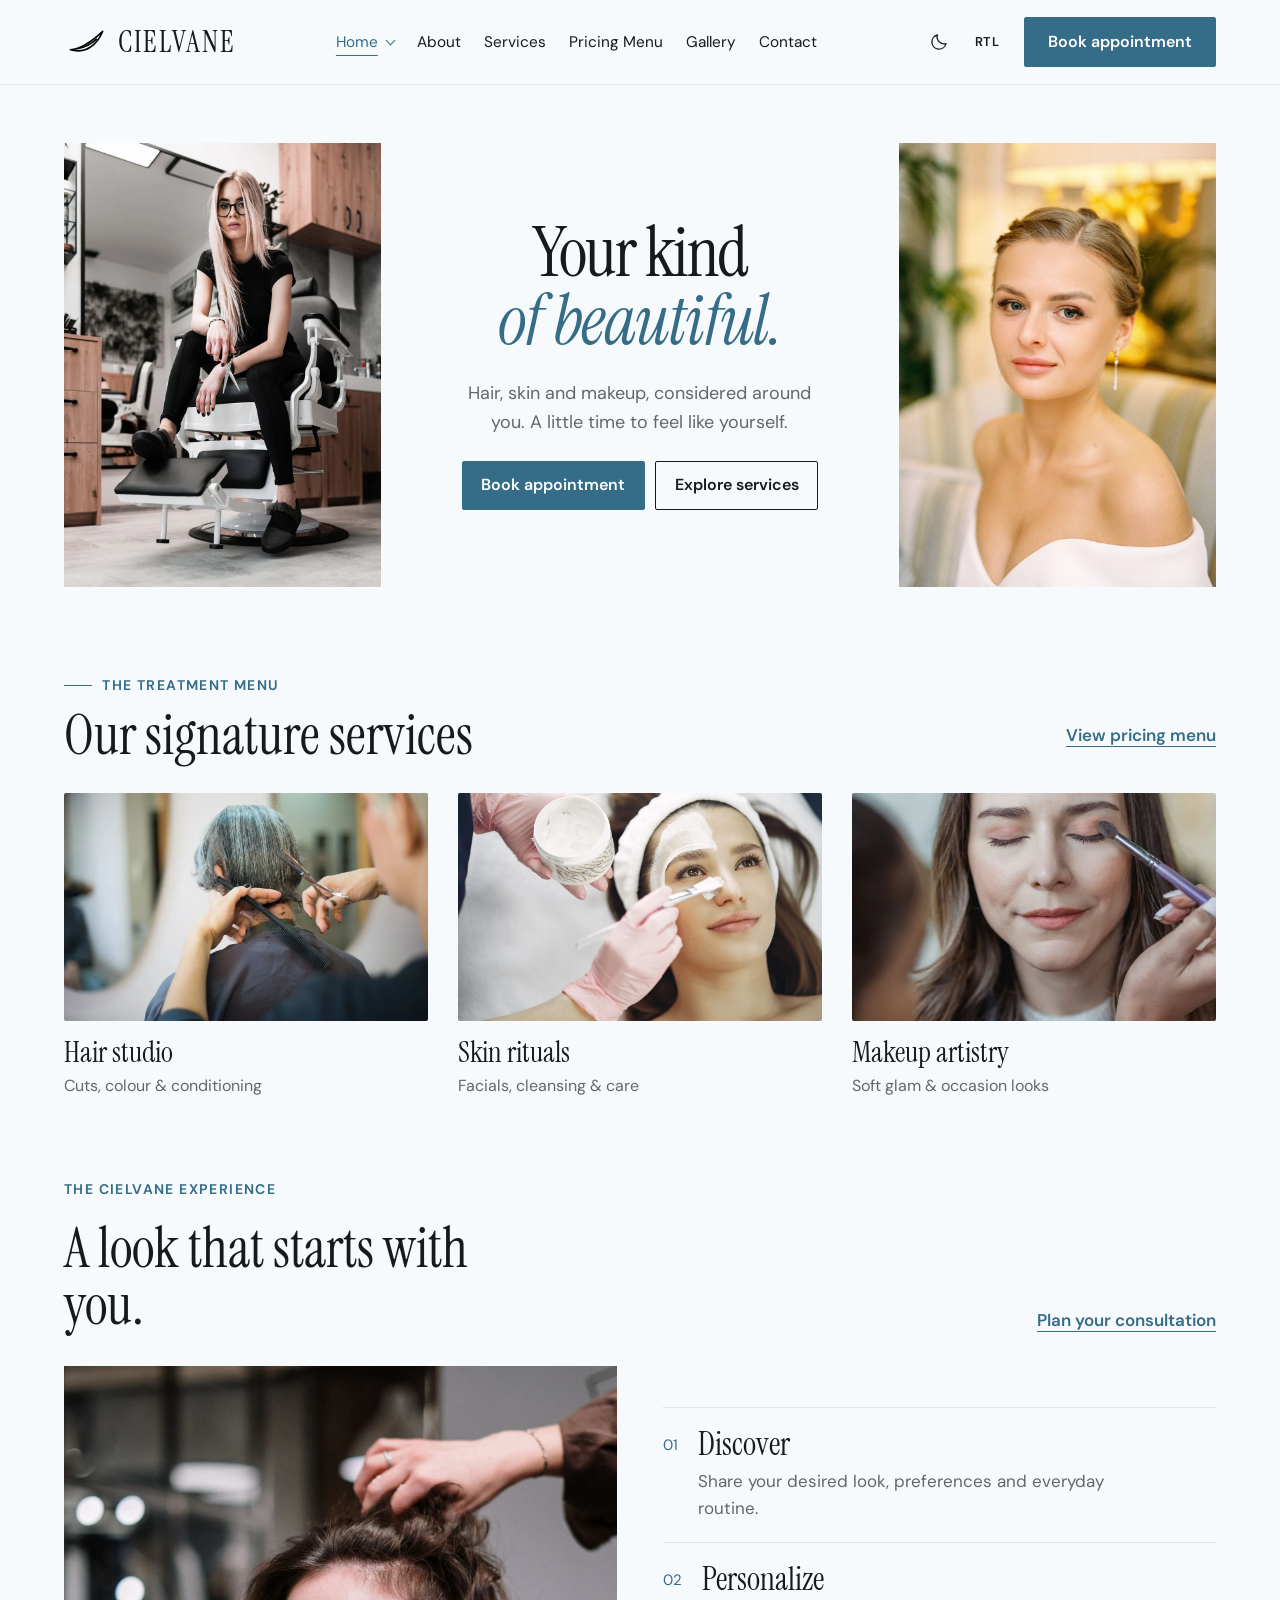
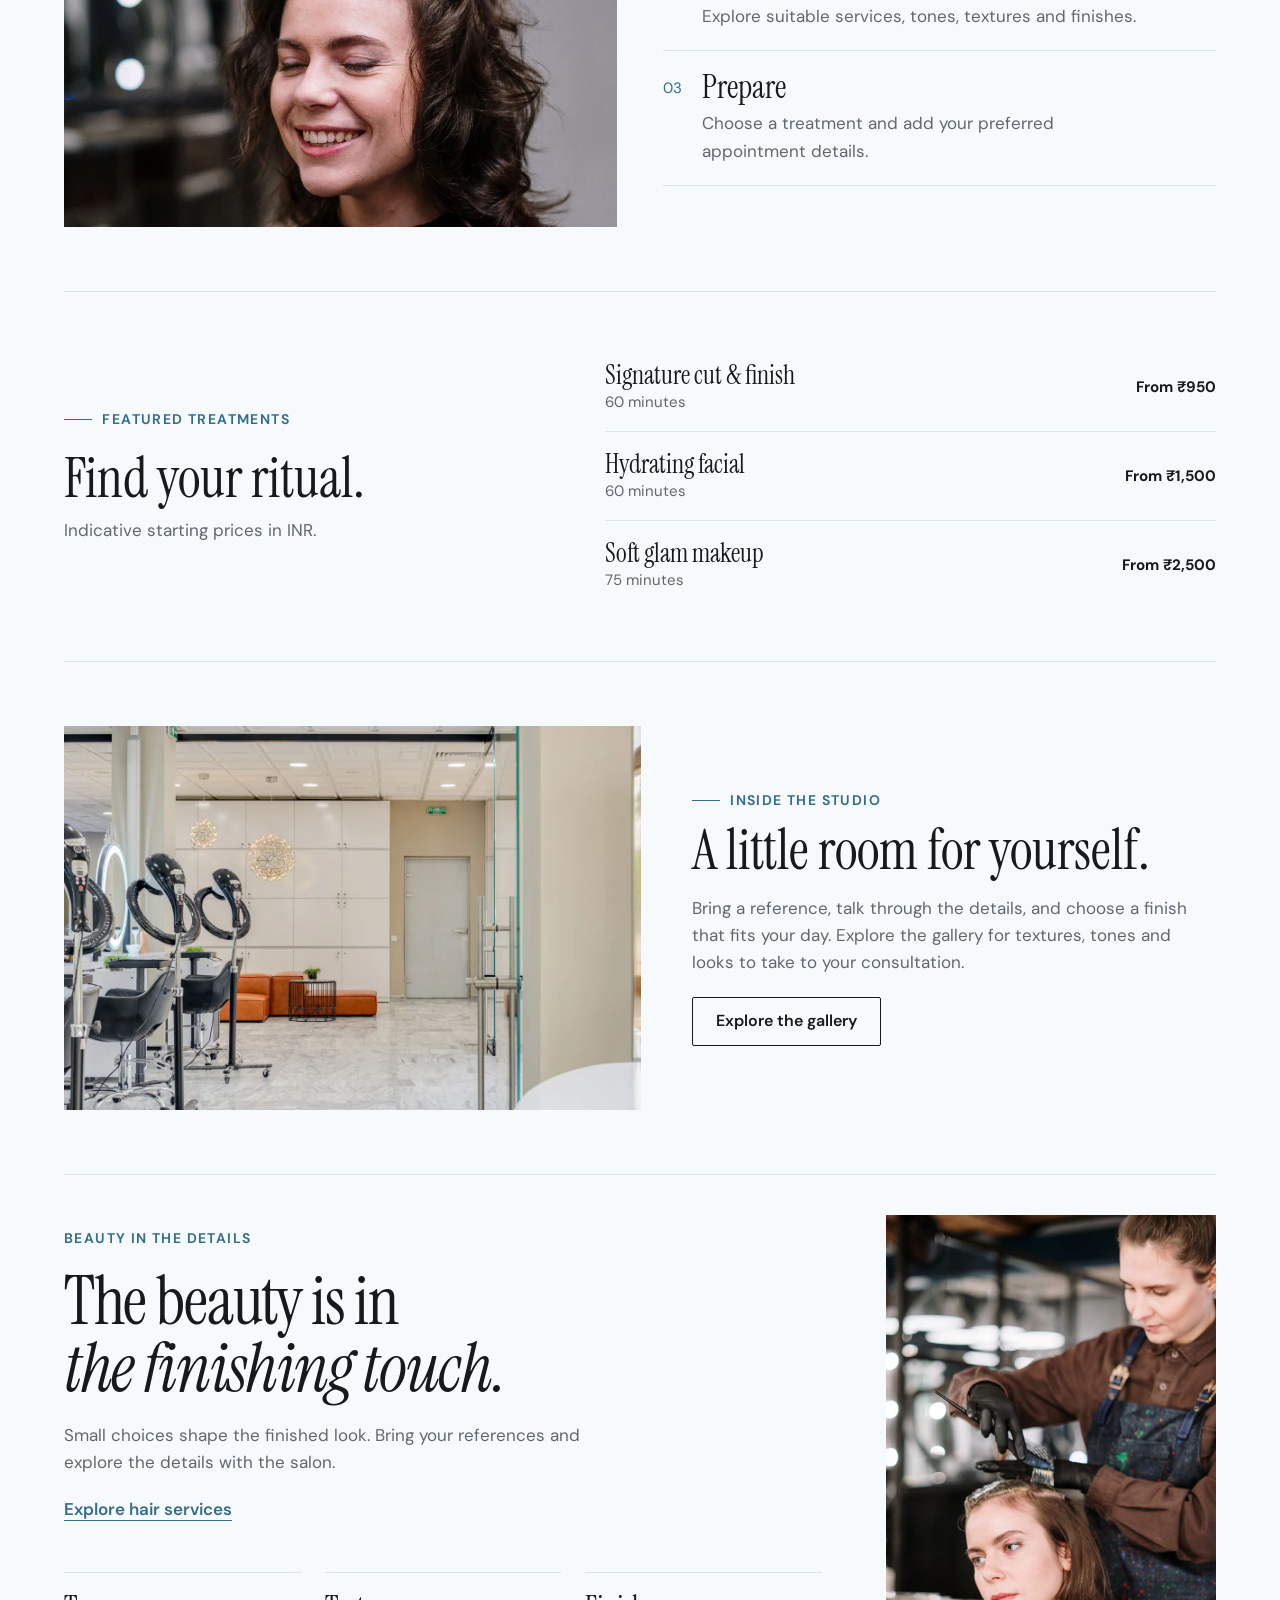
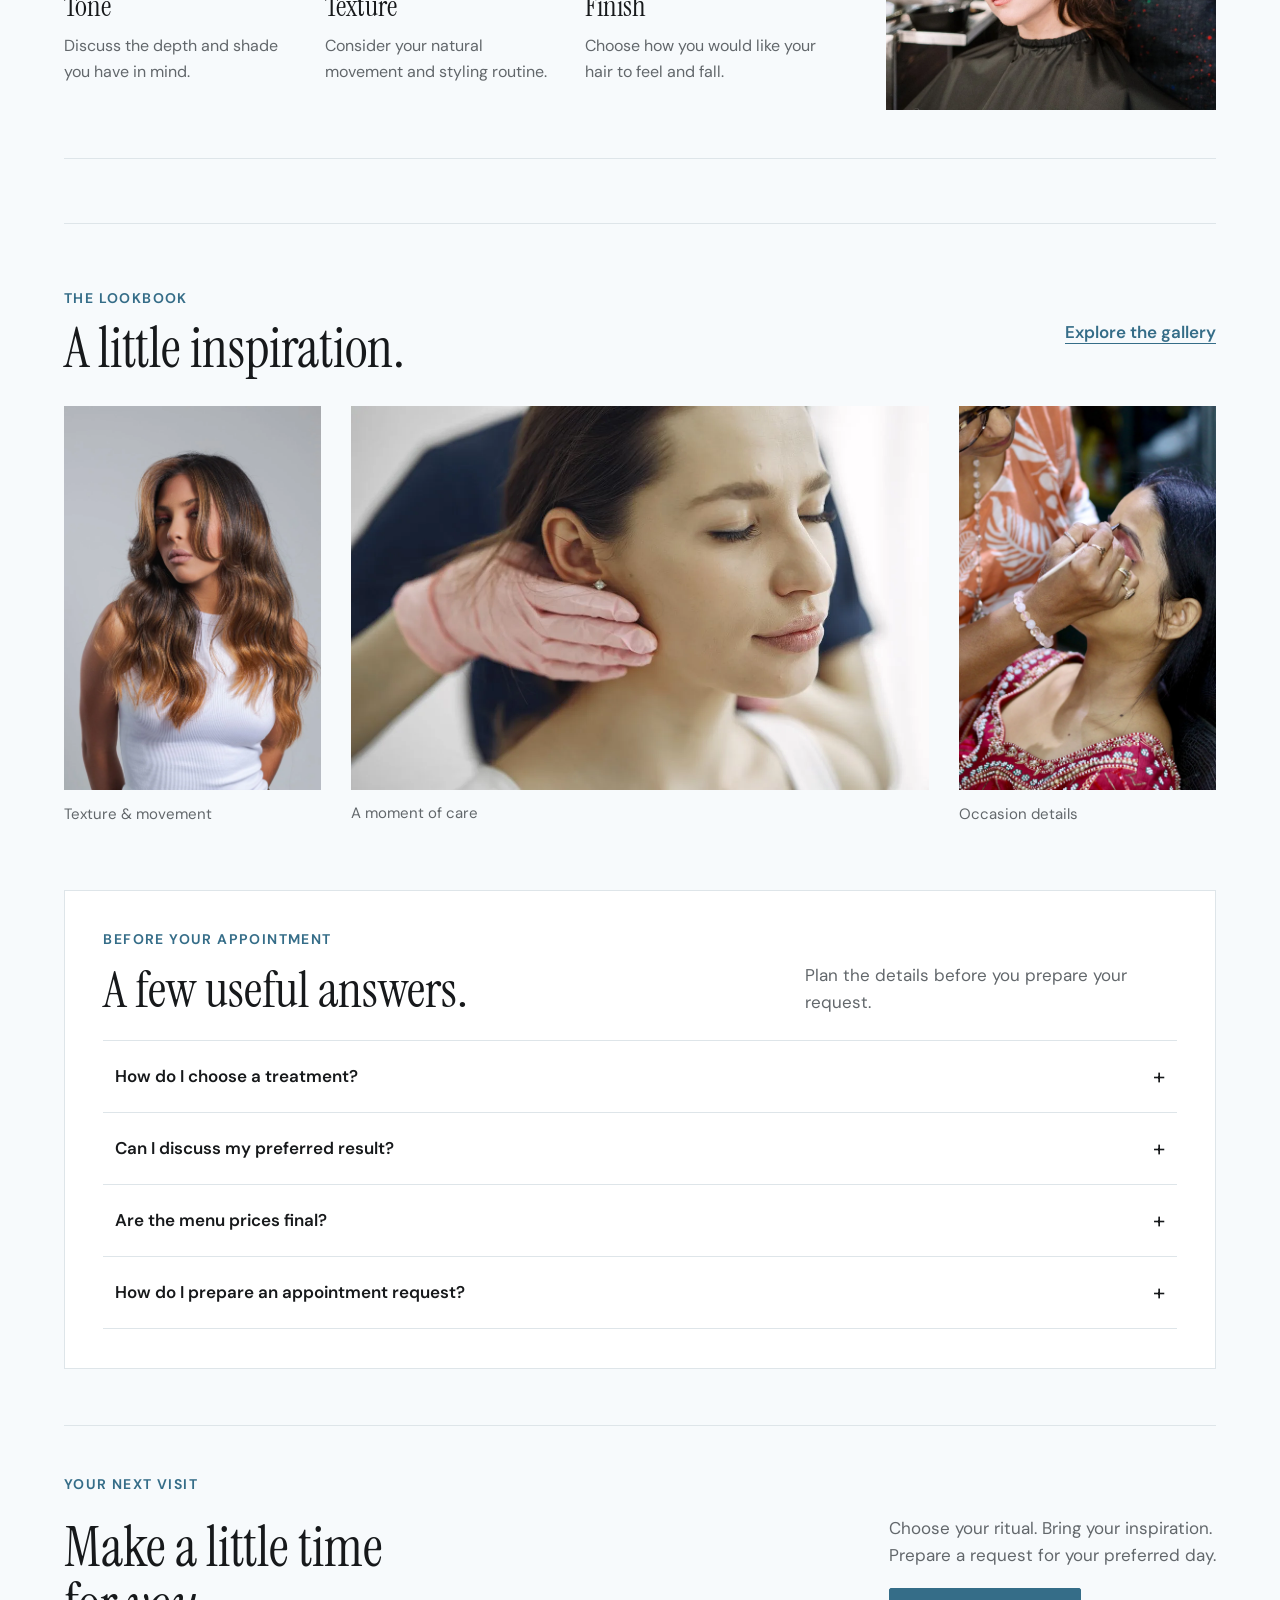
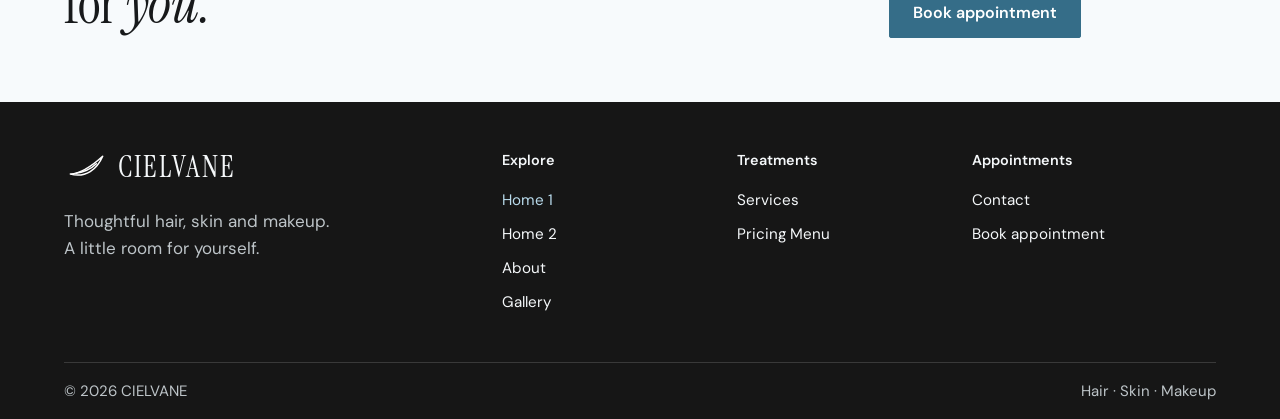
<file: index.html>
<!doctype html>
<html lang="en" dir="ltr">
  <head>
    <meta charset="utf-8" />
    <meta name="viewport" content="width=device-width, initial-scale=1" />
    <meta
      name="description"
      content="Explore hair, skin and makeup services, indicative prices and appointment planning at CIELVANE Salon &amp; Beauty Studio."
    />
    <title>Home | CIELVANE — Salon &amp; Beauty Studio</title>
    <link rel="icon" href="assets/icons/cielvane.svg" />
    <link rel="stylesheet" href="assets/css/fonts.css" />
    <link rel="stylesheet" href="assets/css/style.css?v=stylist-tablet" />
    <link rel="stylesheet" href="assets/css/dark-mode.css" />
    <link rel="stylesheet" href="assets/css/rtl.css?v=stylist-tablet" />
    <script type="module" src="assets/js/main.js"></script>
  </head>
  <body data-page="index">
    <a class="skip" href="#main">Skip to content</a>
    <header></header>
    <main id="main">
      <section class="hero wrap" aria-labelledby="hero-title">
        <div class="hero-heading">
          <h1 id="hero-title">Your kind<br /><em>of beautiful.</em></h1>
          <p>
            Hair, skin and makeup, considered around you. A little time to feel
            like yourself.
          </p>
          <div class="actions">
            <a class="btn" href="pages/contact.html#booking">Book appointment</a
            ><a class="btn outline" href="pages/services.html"
              >Explore services</a
            >
          </div>
        </div>
        <figure class="hero-photo hero-photo-styling">
          <img
            src="assets/images/banner.webp?v=editorial-stylist"
            alt="A woman hairstylist dressed in black, holding scissors while seated in a salon chair"
            width="1000"
            height="1400"
            fetchpriority="high"
          />
        </figure>
        <figure class="hero-photo hero-photo-finish">
          <img
            src="assets/images/hero-finish.webp"
            alt="Bridal beauty reference with swept-back hair and drop earrings"
            width="1000"
            height="1400"
            decoding="async"
          />
        </figure>
      </section>
      <section class="section wrap">
        <p class="eyebrow"><i> </i>The treatment menu</p>
        <div class="line">
          <h2>Our signature services</h2>
          <a class="text-link" href="pages/pricing.html">View pricing menu</a>
        </div>
        <div class="cards">
          <a class="picture-card" href="pages/services.html?category=Hair">
            <img
              src="assets/images/hair.webp"
              alt="Scissors shaping the nape of a silver bob"
              loading="lazy"
              decoding="async"
            />
            <div>
              <h3>Hair studio</h3>
              <p>Cuts, colour & conditioning</p>
            </div>
          </a>
          <a class="picture-card" href="pages/services.html?category=Skin">
            <img
              src="assets/images/skin.webp"
              alt="A facial mask applied with a soft brush"
              loading="lazy"
              decoding="async"
            />
            <div>
              <h3>Skin rituals</h3>
              <p>Facials, cleansing & care</p>
            </div>
          </a>
          <a class="picture-card" href="pages/services.html?category=Makeup">
            <img
              src="assets/images/makeup.webp"
              alt="Applying eyeshadow to a seated woman"
              loading="lazy"
              decoding="async"
            />
            <div>
              <h3>Makeup artistry</h3>
              <p>Soft glam & occasion looks</p>
            </div>
          </a>
        </div>
      </section>
      <section class="experience wrap">
        <div class="experience-heading line">
          <div>
            <p class="eyebrow">The CIELVANE experience</p>
            <h2>A look that starts with you.</h2>
          </div>
          <a class="text-link" href="pages/contact.html#booking"
            >Plan your consultation</a
          >
        </div>
        <img
          src="assets/images/hero.webp"
          alt="A stylist arranging a client's finished curls"
          width="1800"
          height="2700"
          loading="lazy"
        />
        <ol class="experience-sequence">
          <li>
            <span>01</span>
            <div>
              <h3>Discover</h3>
              <p>Share your desired look, preferences and everyday routine.</p>
            </div>
          </li>
          <li>
            <span>02</span>
            <div>
              <h3>Personalize</h3>
              <p>Explore suitable services, tones, textures and finishes.</p>
            </div>
          </li>
          <li>
            <span>03</span>
            <div>
              <h3>Prepare</h3>
              <p>
                Choose a treatment and add your preferred appointment details.
              </p>
            </div>
          </li>
        </ol>
      </section>
      <section class="featured wrap">
        <div>
          <p class="eyebrow"><i></i>Featured treatments</p>
          <h2>Find your ritual.</h2>
          <p>Indicative starting prices in INR.</p>
        </div>
        <div id="highlights"></div>
      </section>
      <section class="feature wrap">
        <img
          src="assets/images/interior.webp"
          alt="A view inside a salon"
          loading="lazy"
          decoding="async"
        />
        <div>
          <p class="eyebrow"><i> </i>Inside the studio</p>
          <h2>A little room for yourself.</h2>
          <p>
            Bring a reference, talk through the details, and choose a finish
            that fits your day. Explore the gallery for textures, tones and
            looks to take to your consultation.
          </p>
          <a class="btn outline" href="pages/gallery.html"
            >Explore the gallery</a
          >
        </div>
      </section>
      <section class="beauty-detail wrap" aria-labelledby="detail-title">
        <div class="detail-heading">
          <p class="eyebrow">Beauty in the details</p>
          <h2 id="detail-title">
            The beauty is in <br /><em>the finishing touch.</em>
          </h2>
          <p>
            Small choices shape the finished look. Bring your references and
            explore the details with the salon.
          </p>
          <a class="text-link" href="pages/services.html?category=Hair"
            >Explore hair services</a
          >
        </div>
        <figure class="detail-photo">
          <img
            src="assets/images/colour.webp"
            alt="A brush applying colour to carefully sectioned hair"
            width="1067"
            height="1600"
            loading="lazy"
          />
        </figure>
        <dl class="detail-notes">
          <div>
            <dt>Tone</dt>
            <dd>Discuss the depth and shade you have in mind.</dd>
          </div>
          <div>
            <dt>Texture</dt>
            <dd>Consider your natural movement and styling routine.</dd>
          </div>
          <div>
            <dt>Finish</dt>
            <dd>Choose how you would like your hair to feel and fall.</dd>
          </div>
        </dl>
      </section>
      <section class="lookbook section wrap">
        <div class="line">
          <div>
            <p class="eyebrow">The lookbook</p>
            <h2>A little inspiration.</h2>
          </div>
          <a class="text-link" href="pages/gallery.html">Explore the gallery</a>
        </div>
        <div class="lookbook-grid">
          <a href="pages/gallery.html?category=Hair"
            ><img
              src="assets/images/waves.webp"
              alt="Long copper-brown waves"
              loading="lazy"
              width="1067"
              height="1600"
            /><span>Texture &amp; movement</span></a
          >
          <a href="pages/gallery.html?category=Skin"
            ><img
              src="assets/images/look-skin.webp"
              alt="A gentle facial massage in a treatment chair"
              loading="lazy"
              width="1280"
              height="853"
            /><span>A moment of care</span></a
          >
          <a href="pages/gallery.html?category=Makeup"
            ><img
              src="assets/images/bridal.webp"
              alt="Bridal eye makeup application"
              loading="lazy"
              width="1067"
              height="1600"
            /><span>Occasion details</span></a
          >
        </div>
      </section>
      <section class="appointment-faq wrap">
        <div>
          <p class="eyebrow">Before your appointment</p>
          <h2>A few useful answers.</h2>
          <p>Plan the details before you prepare your request.</p>
        </div>
        <div>
          <details>
            <summary>How do I choose a treatment?</summary>
            <p>
              Start with the service category closest to what you have in mind.
              The Services page explains each treatment and its approximate
              duration.
            </p>
          </details>
          <details>
            <summary>Can I discuss my preferred result?</summary>
            <p>
              Include a reference, a preferred finish or details you would like
              to change in the notes on your request.
            </p>
          </details>
          <details>
            <summary>Are the menu prices final?</summary>
            <p>
              Prices are indicative starting amounts in INR. Agree on the final
              price with the salon after discussing your service requirements.
            </p>
          </details>
          <details>
            <summary>How do I prepare an appointment request?</summary>
            <p>
              Choose a service, add your contact details and preferred time,
              then review and download your request. Share it with the salon to
              arrange confirmation.
            </p>
          </details>
        </div>
      </section>
      <section class="invitation wrap">
        <p class="eyebrow">Your next visit</p>
        <div class="line">
          <h2>Make a little time<br />for <em>you.</em></h2>
          <div>
            <p>
              Choose your ritual. Bring your inspiration.<br />Prepare a request
              for your preferred day.
            </p>
            <a class="btn" href="pages/contact.html#booking"
              >Book appointment</a
            >
          </div>
        </div>
      </section>
    </main>
    <footer></footer>
  </body>
</html>
</file>
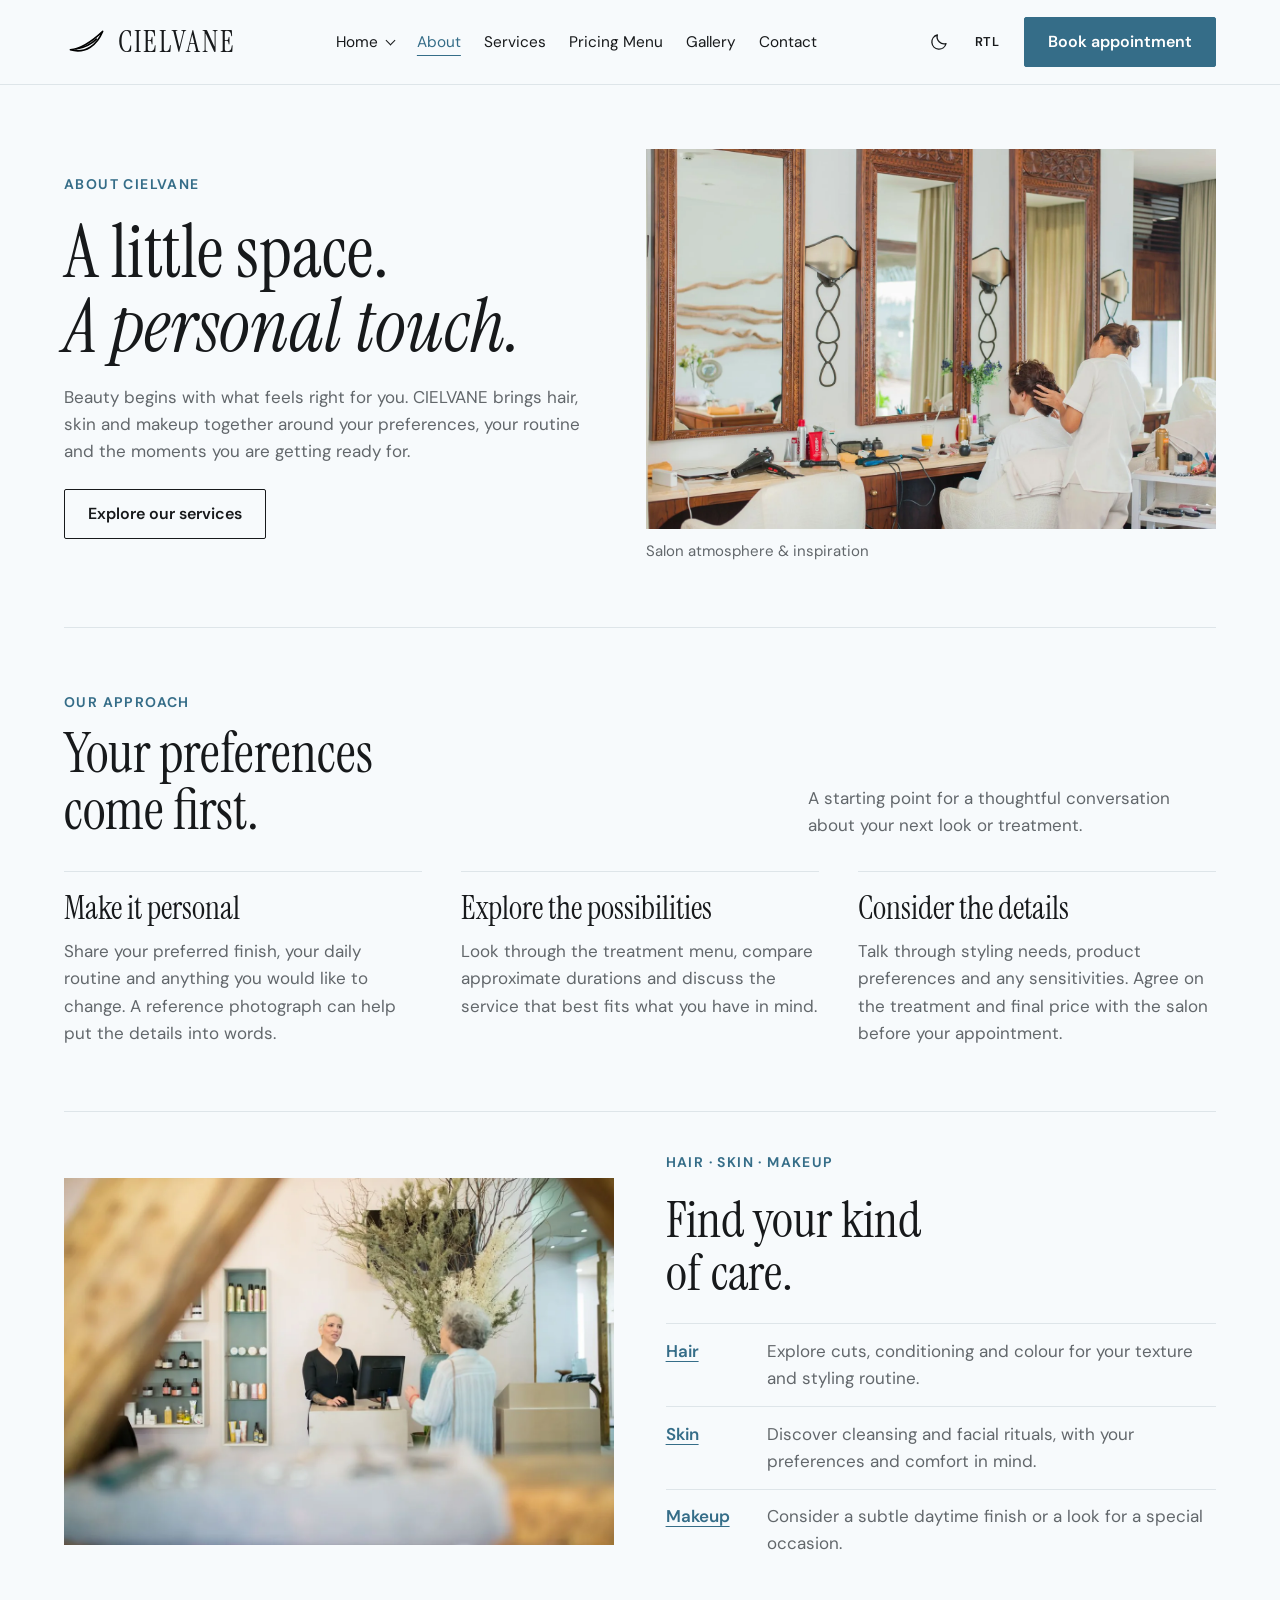
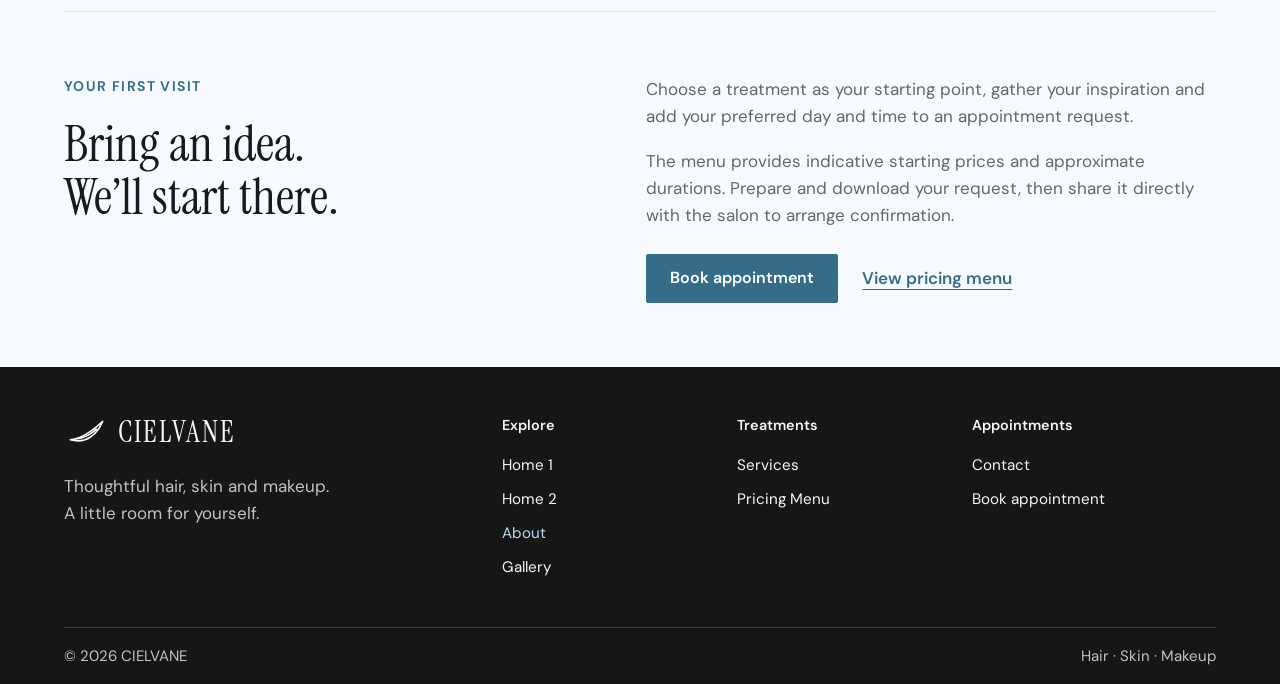
<file: pages/about.html>
<!doctype html>
<html lang="en" dir="ltr">
  <head>
    <meta charset="utf-8" />
    <meta name="viewport" content="width=device-width, initial-scale=1" />
    <meta
      name="description"
      content="Get to know CIELVANE’s approach to hair, skin and makeup, explore treatment choices and prepare for a personal salon visit."
    />
    <title>About | CIELVANE — Salon &amp; Beauty Studio</title>
    <link rel="icon" href="../assets/icons/cielvane.svg" />
    <link rel="stylesheet" href="../assets/css/fonts.css" />
    <link rel="stylesheet" href="../assets/css/style.css" />
    <link rel="stylesheet" href="../assets/css/dark-mode.css" />
    <link rel="stylesheet" href="../assets/css/rtl.css" />
    <script type="module" src="../assets/js/main.js"></script>
  </head>
  <body data-page="about">
    <a class="skip" href="#main">Skip to content</a>
    <header></header>
    <main id="main">
      <section class="about-lead wrap">
        <div>
          <p class="eyebrow">About CIELVANE</p>
          <h1>A little space. <br /><em>A personal touch.</em></h1>
          <p>
            Beauty begins with what feels right for you. CIELVANE brings hair,
            skin and makeup together around your preferences, your routine and
            the moments you are getting ready for.
          </p>
          <a class="btn outline" href="services.html">Explore our services</a>
        </div>
        <figure>
          <img
            src="../assets/images/about-studio.webp"
            alt="A hairstylist working with a seated client beside carved wooden salon mirrors"
            width="1600"
            height="1067"
            fetchpriority="high"
          />
          <figcaption>Salon atmosphere &amp; inspiration</figcaption>
        </figure>
      </section>
      <section class="about-approach section wrap">
        <div class="line">
          <div>
            <p class="eyebrow">Our approach</p>
            <h2>Your preferences<br />come first.</h2>
          </div>
          <p>
            A starting point for a thoughtful conversation about your next look
            or treatment.
          </p>
        </div>
        <div class="about-principles">
          <article>
            <h3>Make it personal</h3>
            <p>
              Share your preferred finish, your daily routine and anything you
              would like to change. A reference photograph can help put the
              details into words.
            </p>
          </article>
          <article>
            <h3>Explore the possibilities</h3>
            <p>
              Look through the treatment menu, compare approximate durations and
              discuss the service that best fits what you have in mind.
            </p>
          </article>
          <article>
            <h3>Consider the details</h3>
            <p>
              Talk through styling needs, product preferences and any
              sensitivities. Agree on the treatment and final price with the
              salon before your appointment.
            </p>
          </article>
        </div>
      </section>
      <section class="about-care wrap">
        <img
          src="../assets/images/about-care.webp"
          alt="A salon professional talking with a silver-haired visitor at a reception desk"
          width="1200"
          height="800"
          loading="lazy"
        />
        <div>
          <p class="eyebrow">Hair · Skin · Makeup</p>
          <h2>Find your kind<br />of care.</h2>
          <dl>
            <div>
              <dt><a href="services.html?category=Hair">Hair</a></dt>
              <dd>
                Explore cuts, conditioning and colour for your texture and
                styling routine.
              </dd>
            </div>
            <div>
              <dt><a href="services.html?category=Skin">Skin</a></dt>
              <dd>
                Discover cleansing and facial rituals, with your preferences and
                comfort in mind.
              </dd>
            </div>
            <div>
              <dt><a href="services.html?category=Makeup">Makeup</a></dt>
              <dd>
                Consider a subtle daytime finish or a look for a special
                occasion.
              </dd>
            </div>
          </dl>
        </div>
      </section>
      <section class="about-visit wrap">
        <div>
          <p class="eyebrow">Your first visit</p>
          <h2>Bring an idea.<br />We’ll start there.</h2>
        </div>
        <div>
          <p>
            Choose a treatment as your starting point, gather your inspiration
            and add your preferred day and time to an appointment request.
          </p>
          <p>
            The menu provides indicative starting prices and approximate
            durations. Prepare and download your request, then share it directly
            with the salon to arrange confirmation.
          </p>
          <div class="actions">
            <a class="btn" href="contact.html#booking">Book appointment</a
            ><a class="text-link" href="pricing.html">View pricing menu</a>
          </div>
        </div>
      </section>
    </main>
    <footer></footer>
  </body>
</html>
</file>
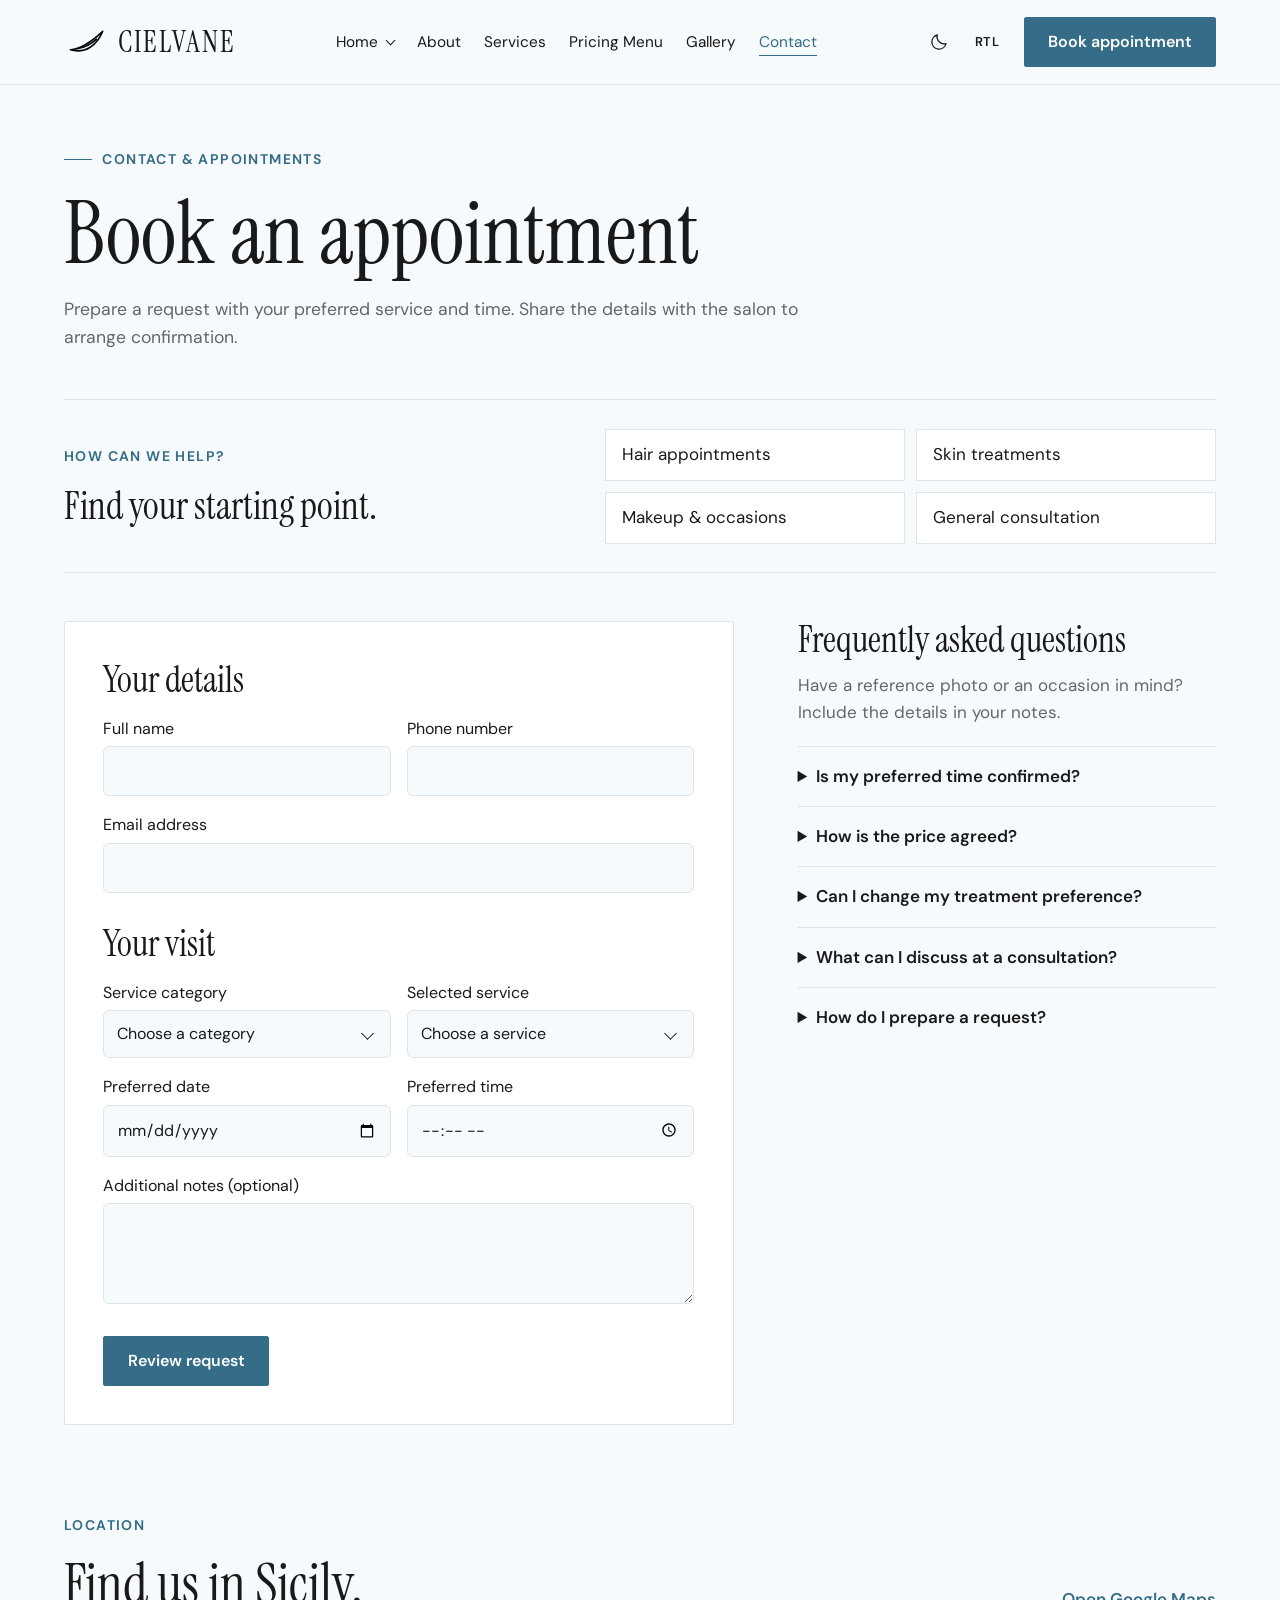
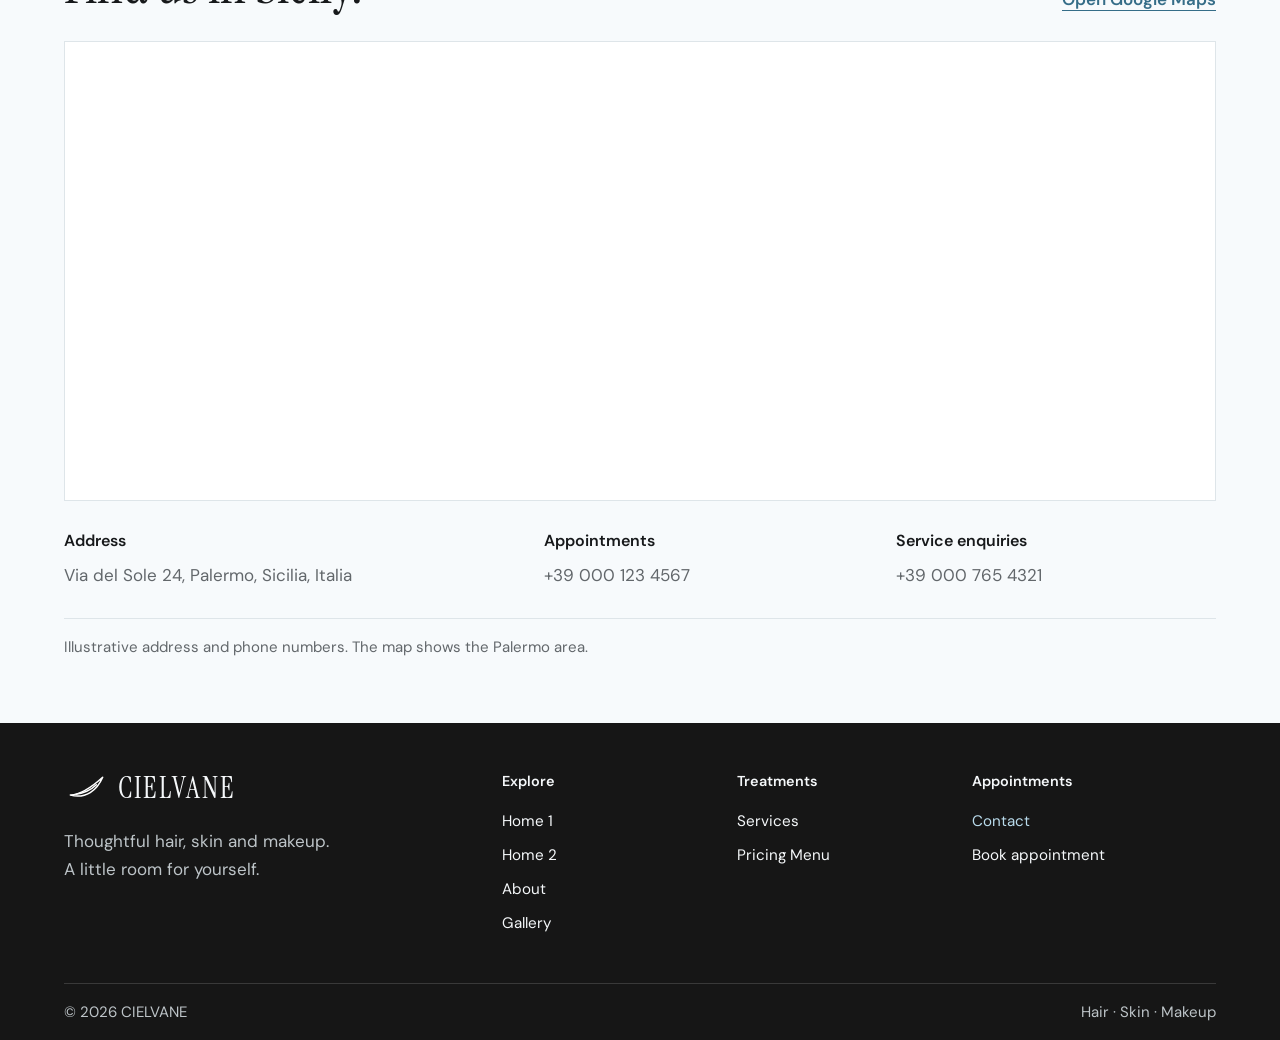
<file: pages/contact.html>
<!doctype html>
<html lang="en" dir="ltr">
  <head>
    <meta charset="utf-8" />
    <meta name="viewport" content="width=device-width, initial-scale=1" />
    <meta
      name="description"
      content="Explore hair, skin and makeup services, indicative prices and appointment planning at CIELVANE Salon &amp; Beauty Studio."
    />
    <title>Contact & appointments | CIELVANE — Salon &amp; Beauty Studio</title>
    <link rel="icon" href="../assets/icons/cielvane.svg" />
    <link rel="stylesheet" href="../assets/css/fonts.css" />
    <link rel="stylesheet" href="../assets/css/style.css" />
    <link rel="stylesheet" href="../assets/css/dark-mode.css" />
    <link rel="stylesheet" href="../assets/css/rtl.css" />
    <script type="module" src="../assets/js/main.js"></script>
  </head>
  <body data-page="contact">
    <a class="skip" href="#main">Skip to content</a>
    <header></header>
    <main id="main">
      <section class="intro wrap">
        <p class="eyebrow"><i> </i>Contact & appointments</p>
        <h1>Book an appointment</h1>
        <p>
          Prepare a request with your preferred service and time. Share the
          details with the salon to arrange confirmation.
        </p>
      </section>
      <section class="enquiry wrap">
        <div>
          <p class="eyebrow">How can we help?</p>
          <h2>Find your starting point.</h2>
        </div>
        <div class="enquiry-links">
          <a href="#booking" data-category="Hair">Hair appointments</a
          ><a href="#booking" data-category="Skin">Skin treatments</a
          ><a href="#booking" data-category="Makeup">Makeup &amp; occasions</a
          ><a href="#booking">General consultation</a>
        </div>
      </section>
      <section class="booking wrap" id="booking">
        <div class="form-panel">
          <form id="request">
            <h2>Your details</h2>
            <div class="fields">
              <label
                >Full name<input
                  name="name"
                  autocomplete="name"
                  required
                  maxlength="100"
                />
              </label>
              <label
                >Phone number<input
                  name="phone"
                  autocomplete="tel"
                  type="tel"
                  required
                  maxlength="26"
                />
              </label>
              <label class="wide"
                >Email address<input
                  name="email"
                  autocomplete="email"
                  type="email"
                  required
                />
              </label>
            </div>
            <h2>Your visit</h2>
            <div class="fields">
              <label
                >Service category<select name="category" required></select>
              </label>
              <label
                >Selected service<select name="service" required></select>
              </label>
              <label
                >Preferred date<input type="date" name="date" required />
              </label>
              <label
                >Preferred time<input type="time" name="time" required />
              </label>
              <label class="wide"
                >Additional notes (optional)<textarea
                  rows="3"
                  name="notes"
                  maxlength="1500"
                ></textarea>
              </label>
            </div>
            <button class="btn">Review request</button>
          </form>
          <section id="review" hidden tabindex="-1">
            <h2 id="review-title">Review your request</h2>
            <p id="review-status"></p>
            <dl></dl>
            <div class="actions">
              <button class="btn" id="finalize">Prepare request</button>
              <button class="btn outline" id="edit">Edit details</button>
              <button class="btn" id="download" hidden>Download details</button>
            </div>
          </section>
        </div>
        <aside>
          <h2>Frequently asked questions</h2>
          <p>
            Have a reference photo or an occasion in mind? Include the details
            in your notes.
          </p>
          <details>
            <summary>Is my preferred time confirmed?</summary>
            <p>
              The form prepares a request on your device. Contact the salon
              directly to agree on a time.
            </p>
          </details>
          <details>
            <summary>How is the price agreed?</summary>
            <p>
              Menu prices are indicative. Discuss length, products and styling
              needs with the salon before your appointment.
            </p>
          </details>
          <details>
            <summary>Can I change my treatment preference?</summary>
            <p>
              Change the category or service before reviewing. Use Edit details
              to return to the form and adjust your selection.
            </p>
          </details>
          <details>
            <summary>What can I discuss at a consultation?</summary>
            <p>
              Share your routine, preferred finish, inspiration images and any
              sensitivities. Use a menu service as a starting point for the
              conversation.
            </p>
          </details>
          <details>
            <summary>How do I prepare a request?</summary>
            <p>
              Choose your treatment, add your contact details and preferred
              time, then review the summary. Download it and contact the salon
              directly to arrange confirmation.
            </p>
          </details>
          <div id="contact-info"></div>
        </aside>
      </section>
      <section
        class="contact-location wrap"
        id="location"
        aria-labelledby="location-title"
      >
        <div class="line location-heading">
          <div>
            <p class="eyebrow">Location</p>
            <h2 id="location-title">Find us in Sicily.</h2>
          </div>
          <a
            class="text-link"
            href="https://www.google.com/maps/search/?api=1&amp;query=Palermo%2C%20Sicily%2C%20Italy"
            target="_blank"
            rel="noopener noreferrer"
            >Open Google Maps</a
          >
        </div>
        <iframe
          class="location-map"
          title="Google Map of Palermo, Sicily, Italy"
          src="https://maps.google.com/maps?q=Palermo%2C%20Sicily%2C%20Italy&amp;z=13&amp;output=embed"
          loading="lazy"
          referrerpolicy="no-referrer-when-downgrade"
          allowfullscreen
        ></iframe>
        <div class="location-details">
          <div>
            <h3>Address</h3>
            <address id="location-address"></address>
          </div>
          <div>
            <h3>Appointments</h3>
            <p id="location-phone"></p>
          </div>
          <div>
            <h3>Service enquiries</h3>
            <p id="location-enquiries"></p>
          </div>
        </div>
        <p class="location-note">
          Illustrative address and phone numbers. The map shows the Palermo
          area.
        </p>
      </section>
    </main>
    <footer></footer>
  </body>
</html>
</file>
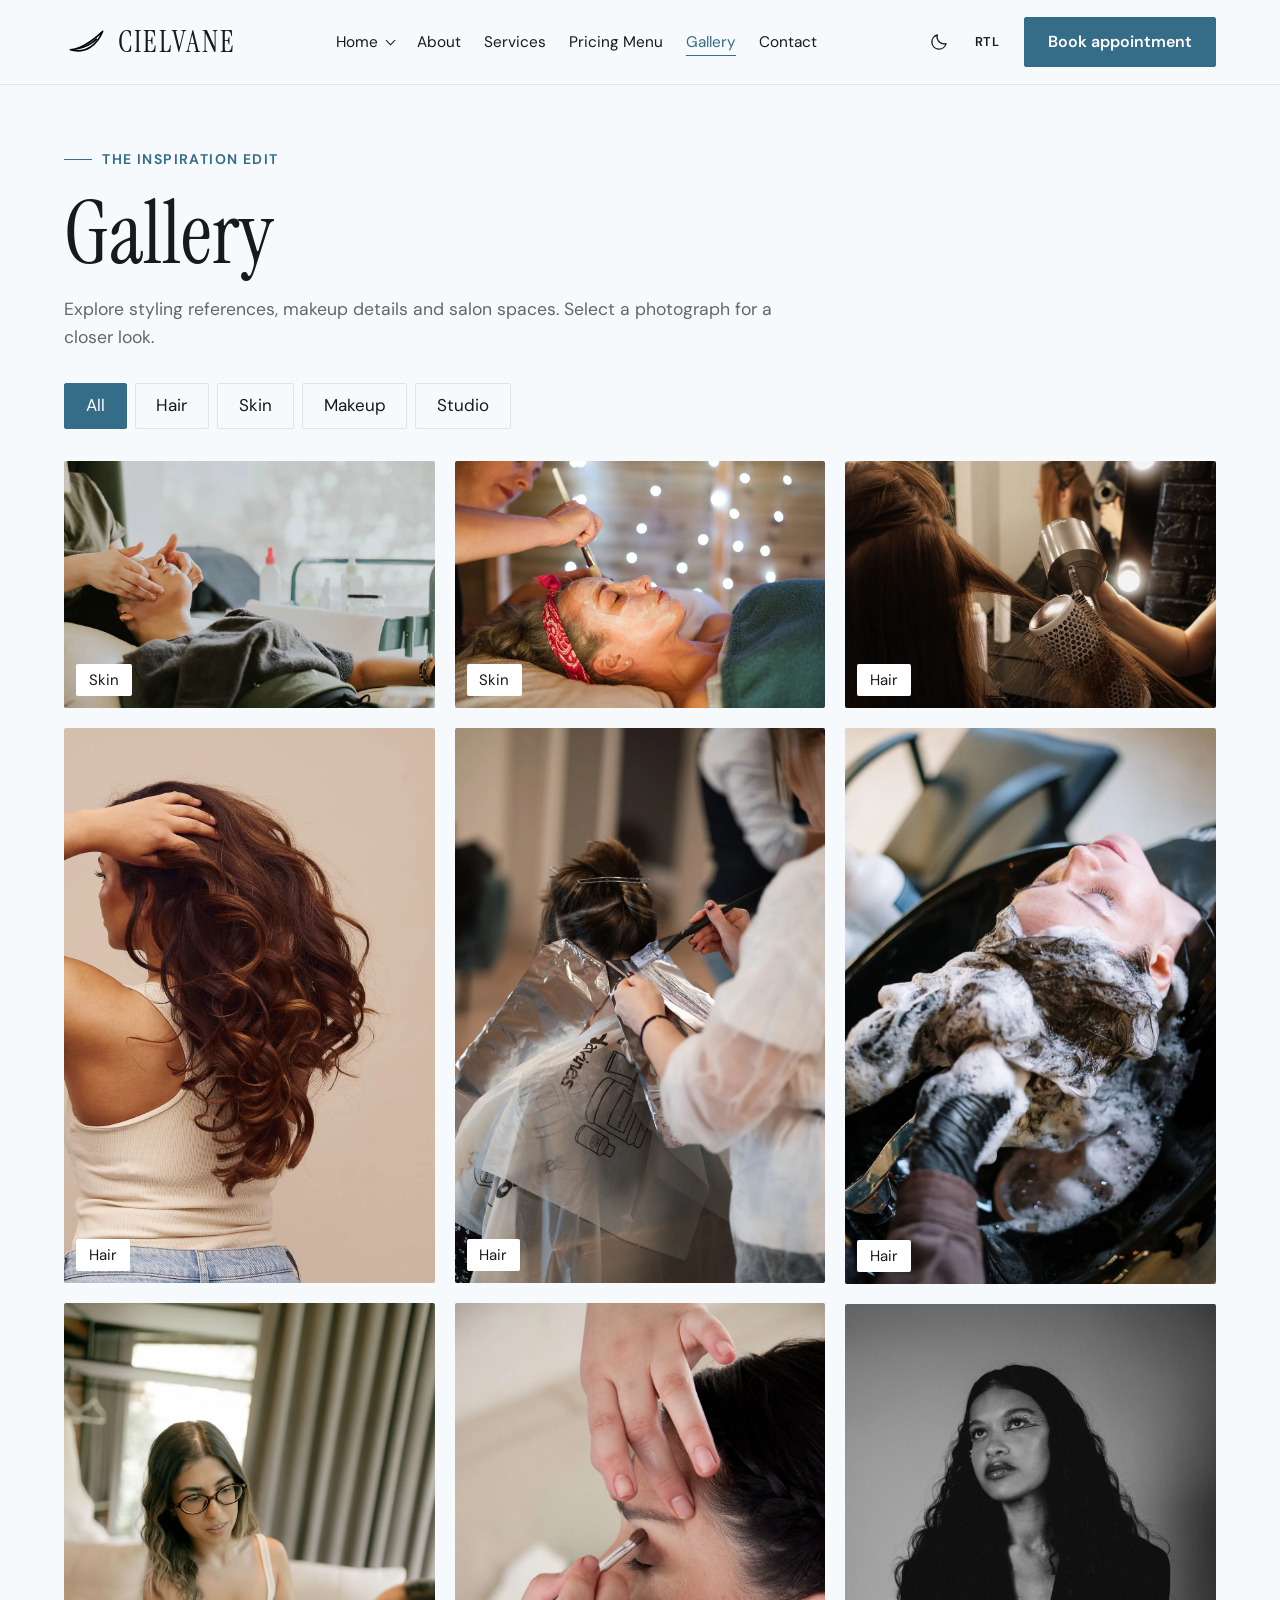
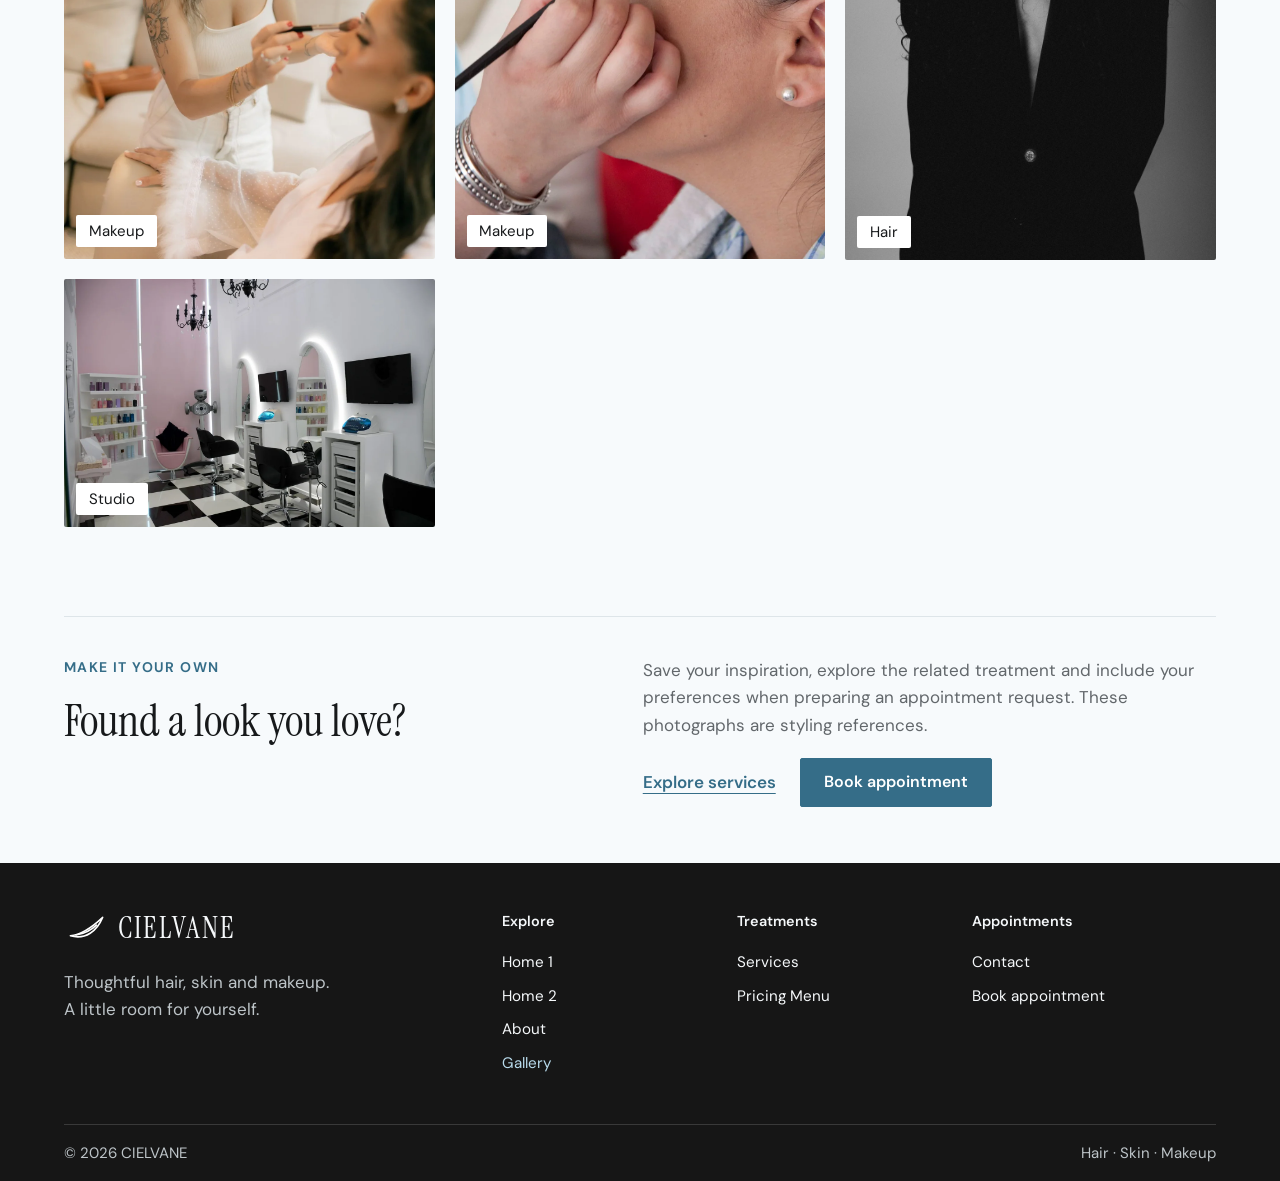
<file: pages/gallery.html>
<!doctype html>
<html lang="en" dir="ltr">
  <head>
    <meta charset="utf-8" />
    <meta name="viewport" content="width=device-width, initial-scale=1" />
    <meta
      name="description"
      content="Explore hair, skin and makeup services, indicative prices and appointment planning at CIELVANE Salon &amp; Beauty Studio."
    />
    <title>Gallery | CIELVANE — Salon &amp; Beauty Studio</title>
    <link rel="icon" href="../assets/icons/cielvane.svg" />
    <link rel="stylesheet" href="../assets/css/fonts.css" />
    <link rel="stylesheet" href="../assets/css/style.css" />
    <link rel="stylesheet" href="../assets/css/dark-mode.css" />
    <link rel="stylesheet" href="../assets/css/rtl.css" />
    <script type="module" src="../assets/js/main.js"></script>
  </head>
  <body data-page="gallery">
    <a class="skip" href="#main">Skip to content</a>
    <header></header>
    <main id="main">
      <section class="intro wrap">
        <p class="eyebrow"><i> </i>The inspiration edit</p>
        <h1>Gallery</h1>
        <p>
          Explore styling references, makeup details and salon spaces. Select a
          photograph for a closer look.
        </p>
      </section>
      <section class="wrap collection">
        <div id="filters" class="filters" aria-label="Filter by category"></div>
        <div id="gallery" class="gallery"></div>
      </section>
      <dialog id="viewer" aria-label="Gallery image viewer">
        <button class="icon close" aria-label="Close image">×</button>
        <img alt="" />
        <div class="viewer-controls">
          <button class="outline btn" id="prev">Previous</button>
          <span id="caption" aria-live="polite"> </span>
          <button class="outline btn" id="next">Next</button>
        </div>
      </dialog>
      <section class="support wrap">
        <div>
          <p class="eyebrow">Make it your own</p>
          <h2>Found a look you love?</h2>
        </div>
        <div>
          <p>
            Save your inspiration, explore the related treatment and include
            your preferences when preparing an appointment request. These
            photographs are styling references.
          </p>
          <div class="actions">
            <a class="text-link" href="services.html">Explore services</a
            ><a class="btn" href="contact.html#booking">Book appointment</a>
          </div>
        </div>
      </section>
    </main>
    <footer></footer>
  </body>
</html>
</file>
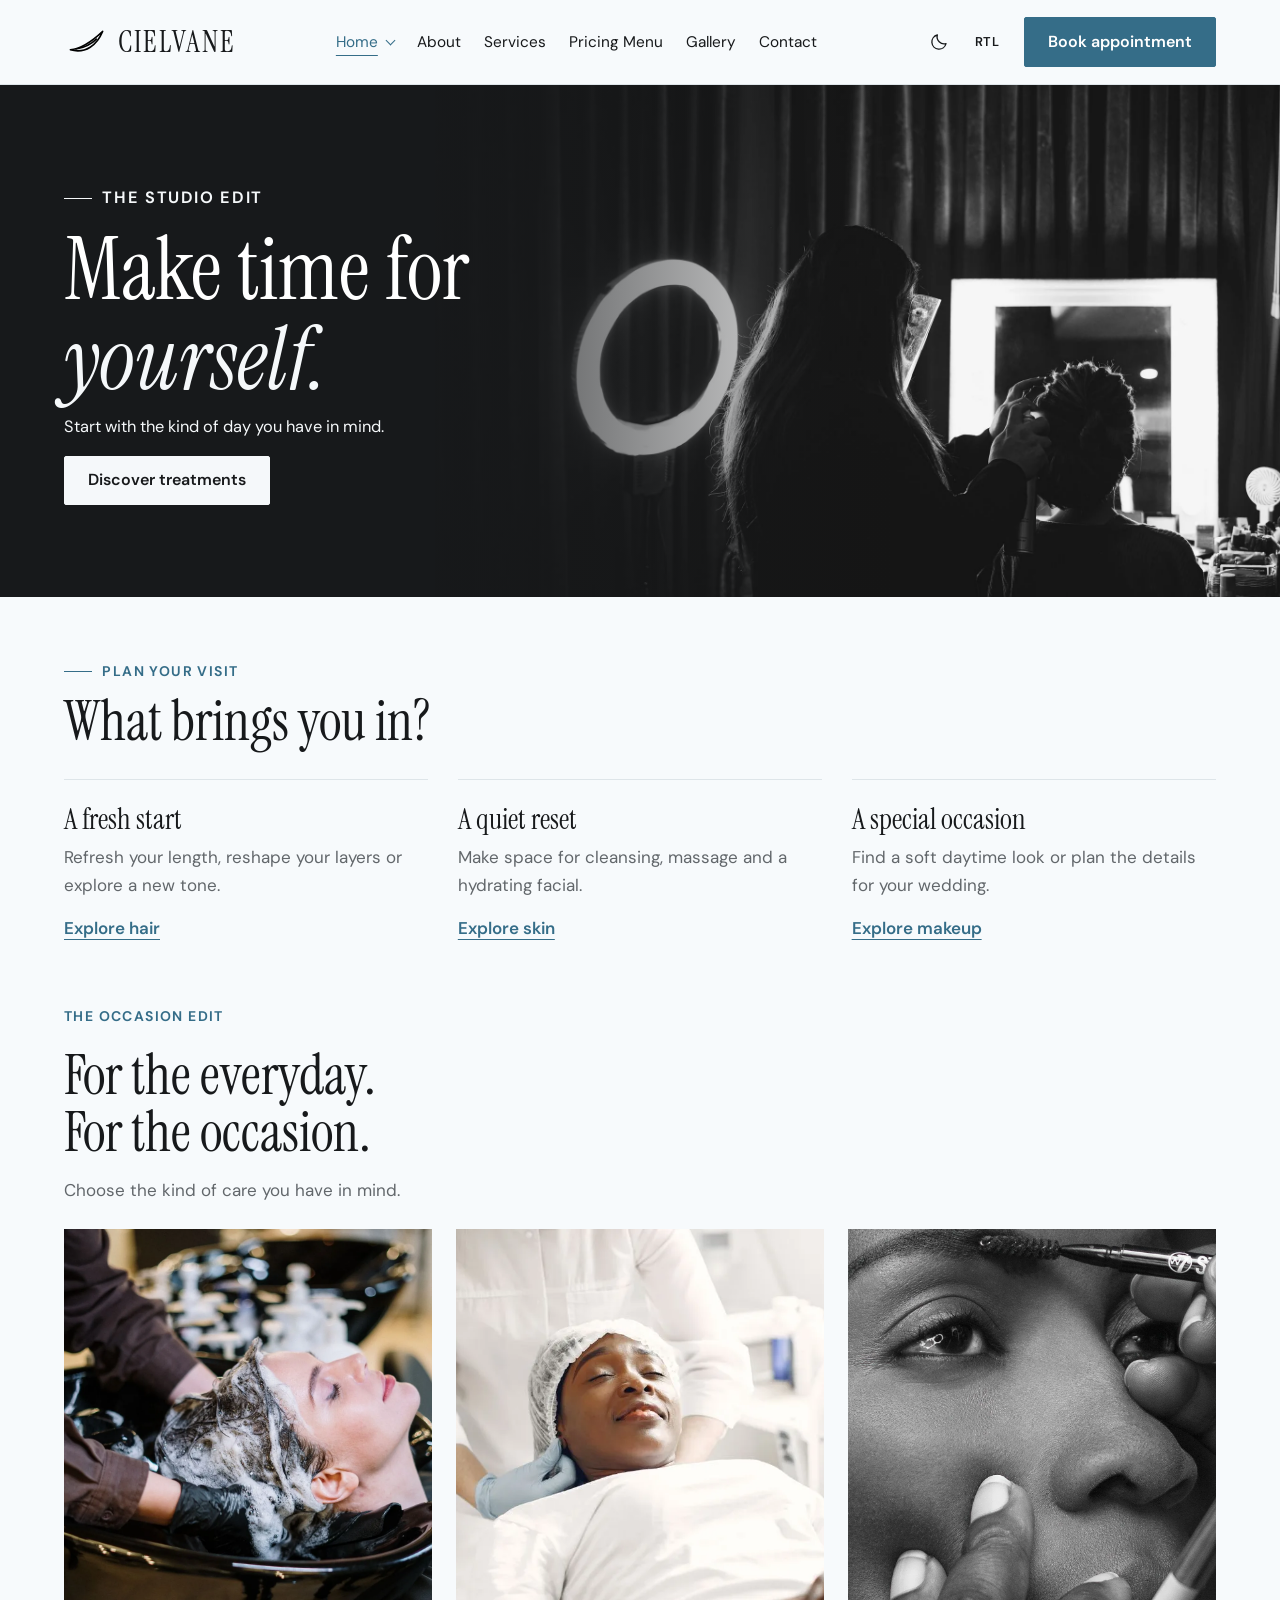
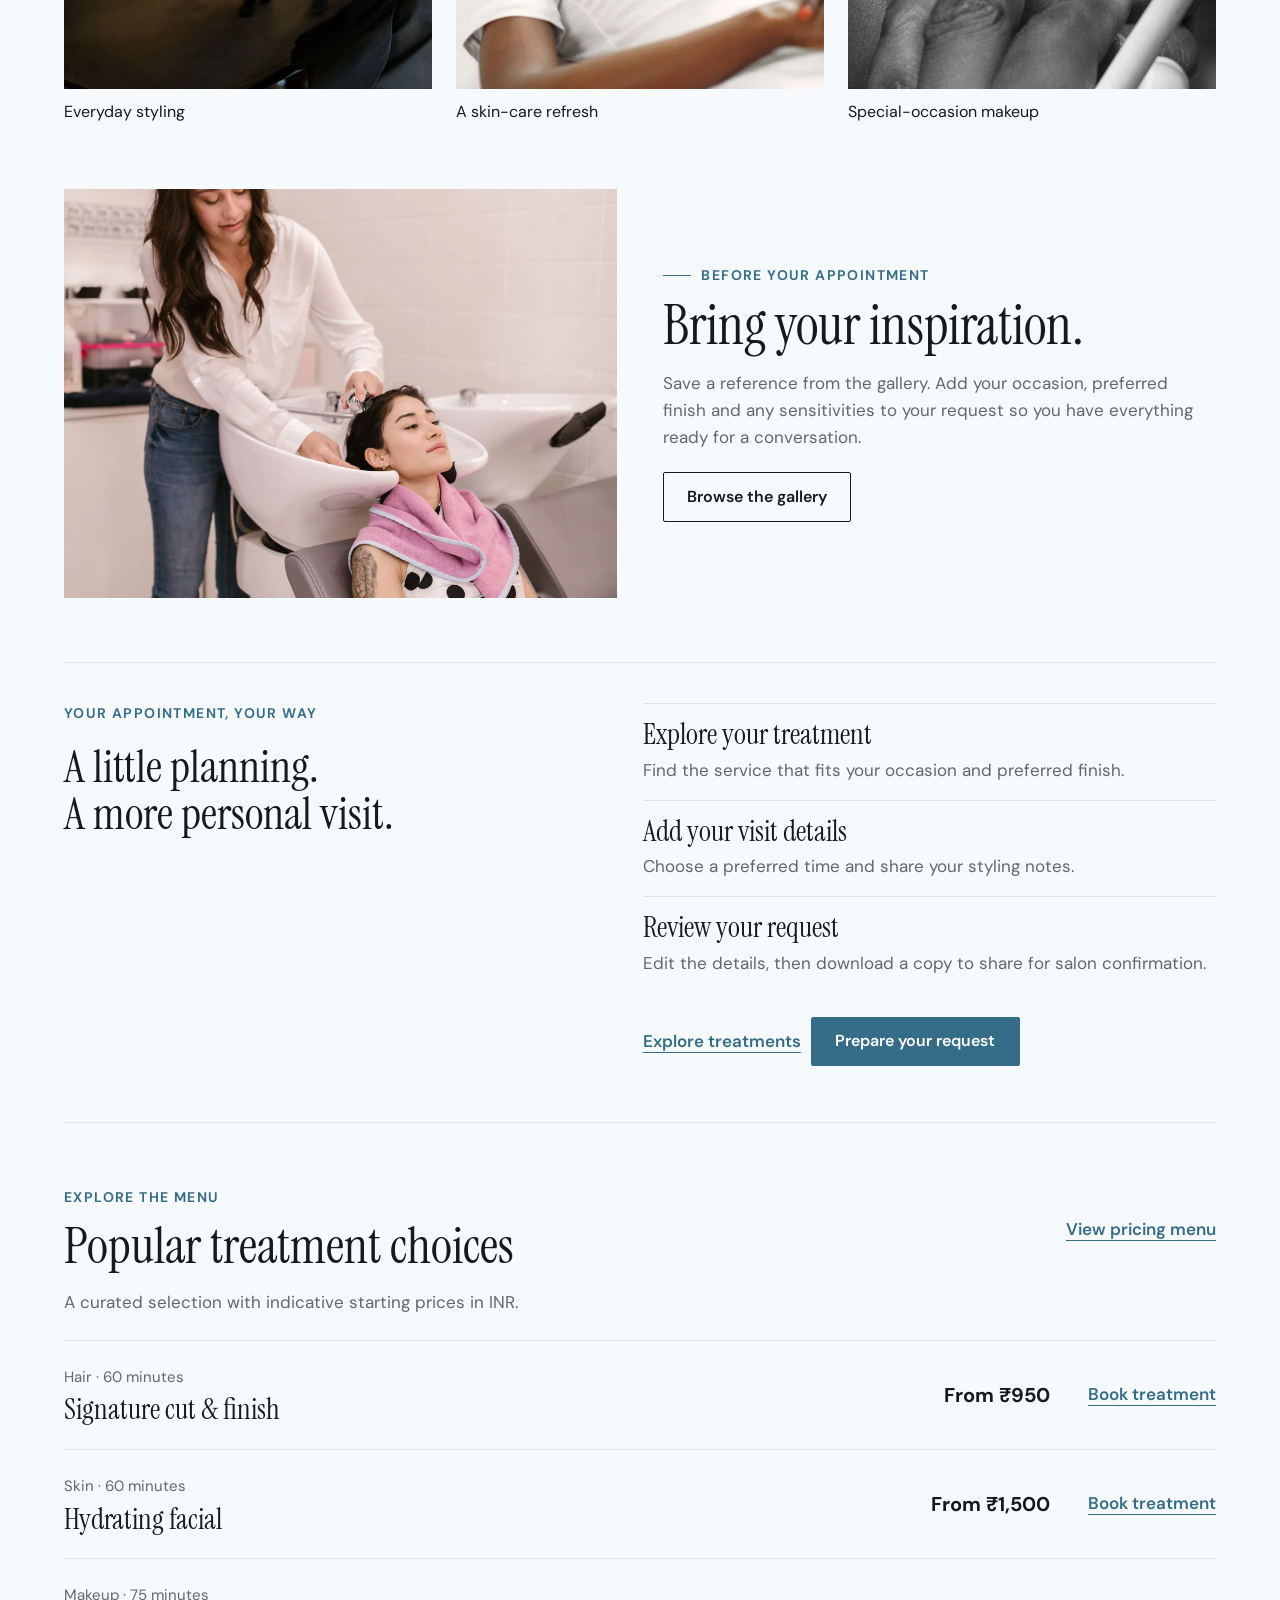
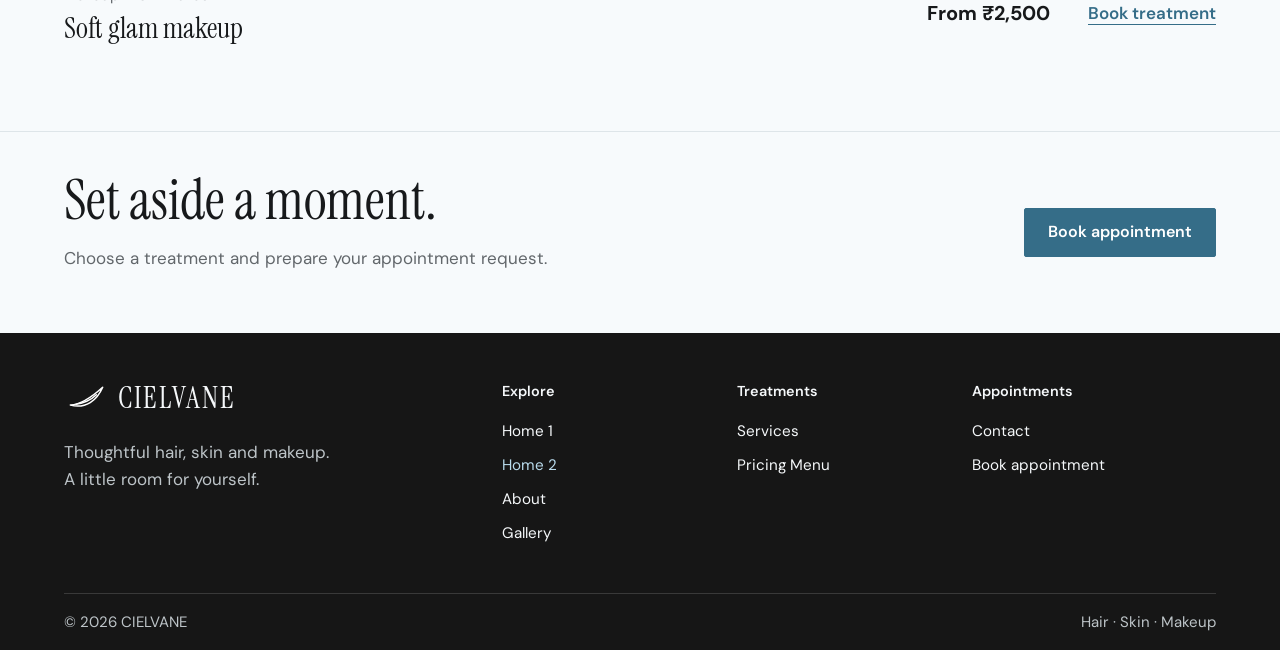
<file: pages/home2.html>
<!doctype html>
<html lang="en" dir="ltr">
  <head>
    <meta charset="utf-8" />
    <meta name="viewport" content="width=device-width, initial-scale=1" />
    <meta
      name="description"
      content="Explore hair, skin and makeup services, indicative prices and appointment planning at CIELVANE Salon &amp; Beauty Studio."
    />
    <title>The studio edit | CIELVANE — Salon &amp; Beauty Studio</title>
    <link rel="icon" href="../assets/icons/cielvane.svg" />
    <link rel="stylesheet" href="../assets/css/fonts.css" />
    <link rel="stylesheet" href="../assets/css/style.css" />
    <link rel="stylesheet" href="../assets/css/dark-mode.css" />
    <link rel="stylesheet" href="../assets/css/rtl.css" />
    <script type="module" src="../assets/js/main.js"></script>
  </head>
  <body data-page="home2">
    <a class="skip" href="#main">Skip to content</a>
    <header></header>
    <main id="main">
      <section class="alt-hero">
        <img
          src="../assets/images/studio-edit.webp"
          alt="Black-and-white photograph of a stylist arranging hair at a vanity"
          loading="eager"
          decoding="async"
        />
        <div>
          <p class="eyebrow"><i> </i>The studio edit</p>
          <h1>Make time for <em>yourself.</em></h1>
          <p>Start with the kind of day you have in mind.</p>
          <a class="btn" href="../pages/services.html">Discover treatments</a>
        </div>
      </section>
      <section class="section wrap">
        <p class="eyebrow"><i> </i>Plan your visit</p>
        <h2>What brings you in?</h2>
        <div class="occasion">
          <article>
            <h3>A fresh start</h3>
            <p>
              Refresh your length, reshape your layers or explore a new tone.
            </p>
            <a class="text-link" href="../pages/services.html?category=Hair"
              >Explore hair</a
            >
          </article>
          <article>
            <h3>A quiet reset</h3>
            <p>Make space for cleansing, massage and a hydrating facial.</p>
            <a class="text-link" href="../pages/services.html?category=Skin"
              >Explore skin</a
            >
          </article>
          <article>
            <h3>A special occasion</h3>
            <p>
              Find a soft daytime look or plan the details for your wedding.
            </p>
            <a class="text-link" href="../pages/services.html?category=Makeup"
              >Explore makeup</a
            >
          </article>
        </div>
      </section>
      <section class="occasion-edit wrap">
        <div class="occasion-edit-heading">
          <p class="eyebrow">The occasion edit</p>
          <h2>For the everyday.<br />For the occasion.</h2>
          <p>Choose the kind of care you have in mind.</p>
        </div>
        <a class="edit-hair" href="services.html?category=Hair"
          ><img
            src="../assets/images/occasion-hair.webp"
            alt="Hair being washed at a salon basin"
            width="1100"
            height="1650"
            loading="lazy"
          /><span>Everyday styling</span></a
        ><a class="edit-skin" href="services.html?category=Skin"
          ><img
            src="../assets/images/occasion-skin.webp"
            alt="A woman resting during a facial treatment"
            width="1100"
            height="733"
            loading="lazy"
          /><span>A skin-care refresh</span></a
        ><a class="edit-makeup" href="services.html?category=Makeup"
          ><img
            src="../assets/images/occasion-makeup.webp"
            alt="Close-up of an artist brushing a client's eyebrows"
            width="1100"
            height="1484"
            loading="lazy"
          /><span>Special-occasion makeup</span></a
        >
      </section>
      <section class="feature inspiration wrap">
        <img
          src="../assets/images/wash.webp"
          alt="A client preparing for a hair wash at the salon basin"
          loading="lazy"
          decoding="async"
        />
        <div>
          <p class="eyebrow"><i> </i>Before your appointment</p>
          <h2>Bring your inspiration.</h2>
          <p>
            Save a reference from the gallery. Add your occasion, preferred
            finish and any sensitivities to your request so you have everything
            ready for a conversation.
          </p>
          <a class="btn outline" href="../pages/gallery.html"
            >Browse the gallery</a
          >
        </div>
      </section>
      <section class="planning wrap">
        <div>
          <p class="eyebrow">Your appointment, your way</p>
          <h2>A little planning.<br />A more personal visit.</h2>
        </div>
        <div class="planning-guide">
          <ol>
            <li>
              <h3>Explore your treatment</h3>
              <p>
                Find the service that fits your occasion and preferred finish.
              </p>
            </li>
            <li>
              <h3>Add your visit details</h3>
              <p>Choose a preferred time and share your styling notes.</p>
            </li>
            <li>
              <h3>Review your request</h3>
              <p>
                Edit the details, then download a copy to share for salon
                confirmation.
              </p>
            </li>
          </ol>
          <div class="actions">
            <a class="text-link" href="services.html">Explore treatments</a
            ><a class="btn" href="contact.html#booking">Prepare your request</a>
          </div>
        </div>
      </section>
      <section class="popular section wrap">
        <div class="line">
          <div>
            <p class="eyebrow">Explore the menu</p>
            <h2>Popular treatment choices</h2>
          </div>
          <a class="text-link" href="pricing.html">View pricing menu</a>
        </div>
        <p class="popular-note">
          A curated selection with indicative starting prices in INR.
        </p>
        <div id="popular-treatments"></div>
      </section>
      <section class="band">
        <div class="wrap line">
          <div>
            <h2>Set aside a moment.</h2>
            <p>Choose a treatment and prepare your appointment request.</p>
          </div>
          <a class="btn" href="../pages/contact.html#booking"
            >Book appointment</a
          >
        </div>
      </section>
    </main>
    <footer></footer>
  </body>
</html>
</file>
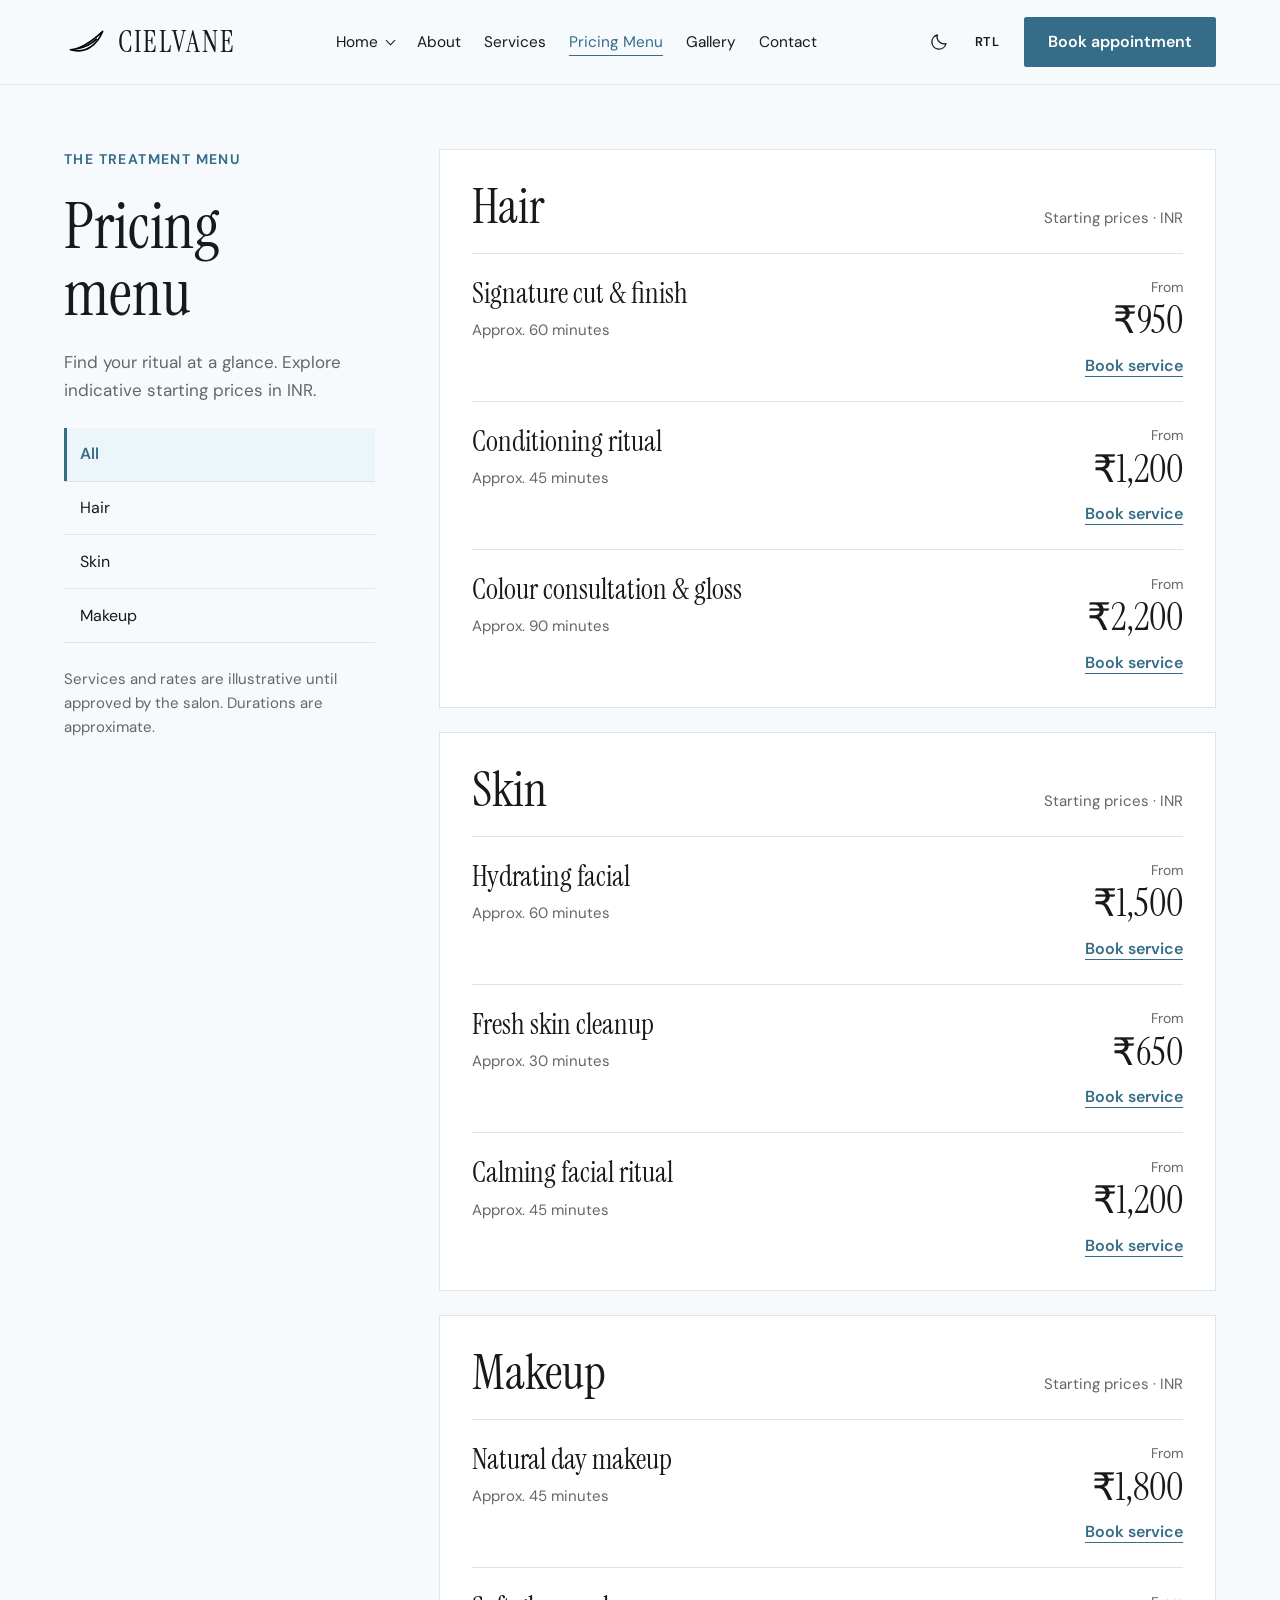
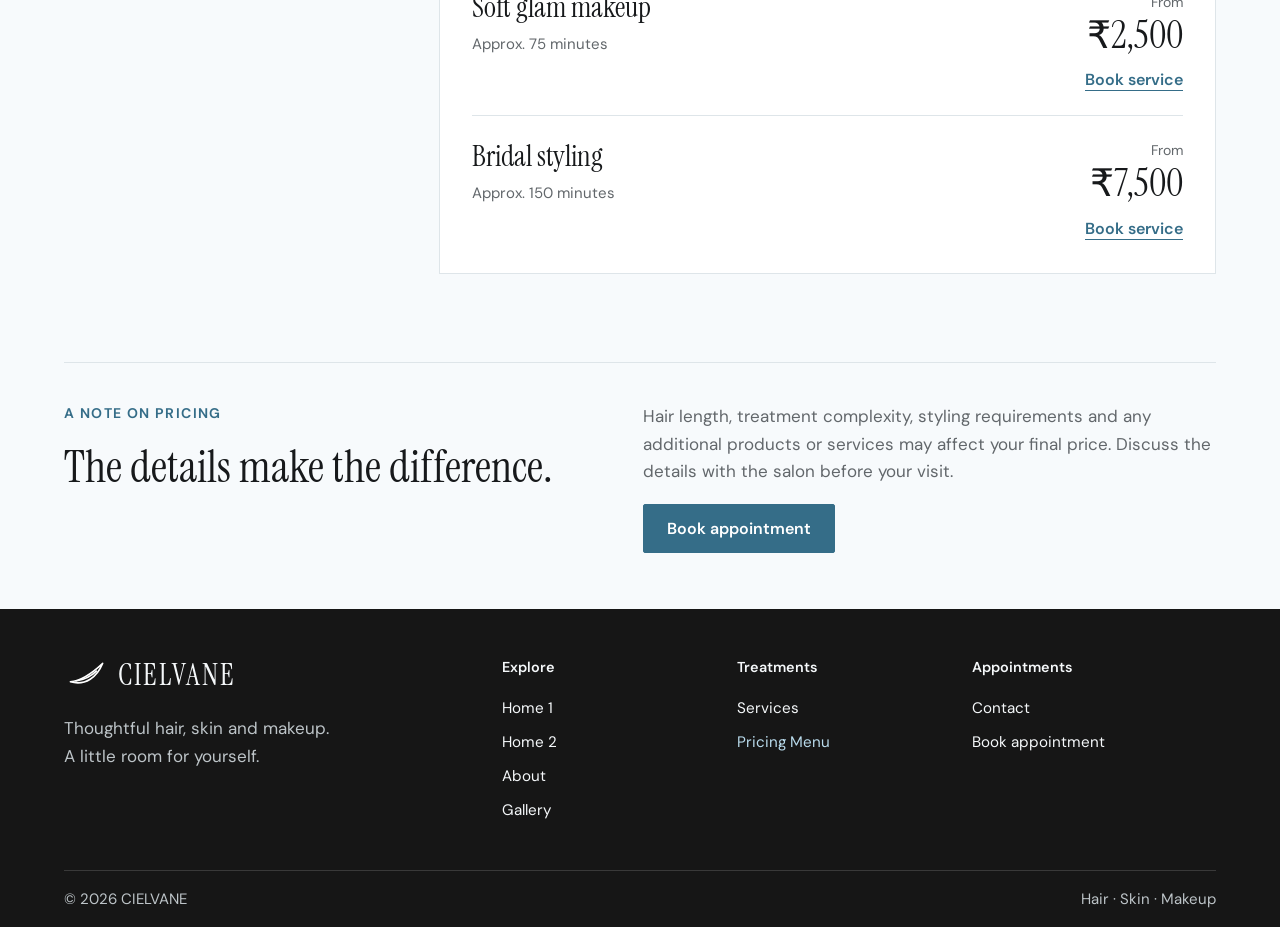
<file: pages/pricing.html>
<!doctype html>
<html lang="en" dir="ltr">
  <head>
    <meta charset="utf-8" />
    <meta name="viewport" content="width=device-width, initial-scale=1" />
    <meta
      name="description"
      content="Explore hair, skin and makeup services, indicative prices and appointment planning at CIELVANE Salon &amp; Beauty Studio."
    />
    <title>Pricing menu | CIELVANE — Salon &amp; Beauty Studio</title>
    <link rel="icon" href="../assets/icons/cielvane.svg" />
    <link rel="stylesheet" href="../assets/css/fonts.css" />
    <link rel="stylesheet" href="../assets/css/style.css" />
    <link rel="stylesheet" href="../assets/css/dark-mode.css" />
    <link rel="stylesheet" href="../assets/css/rtl.css" />
    <script type="module" src="../assets/js/main.js"></script>
  </head>
  <body data-page="pricing">
    <a class="skip" href="#main">Skip to content</a>
    <header></header>
    <main id="main">
      <section class="pricing-layout wrap">
        <aside class="pricing-intro">
          <p class="eyebrow">The treatment menu</p>
          <h1>Pricing <br />menu</h1>
          <p>
            Find your ritual at a glance. Explore indicative starting prices in
            INR.
          </p>
          <div
            id="filters"
            class="filters"
            aria-label="Filter by category"
          ></div>
          <p class="pricing-note">
            Services and rates are illustrative until approved by the salon.
            Durations are approximate.
          </p>
        </aside>
        <div id="catalog" class="price-menu"></div>
      </section>
      <section class="support wrap">
        <div>
          <p class="eyebrow">A note on pricing</p>
          <h2>The details make the difference.</h2>
        </div>
        <div>
          <p>
            Hair length, treatment complexity, styling requirements and any
            additional products or services may affect your final price. Discuss
            the details with the salon before your visit.
          </p>
          <div class="actions">
            <a class="btn" href="contact.html#booking">Book appointment</a>
          </div>
        </div>
      </section>
    </main>
    <footer></footer>
  </body>
</html>
</file>
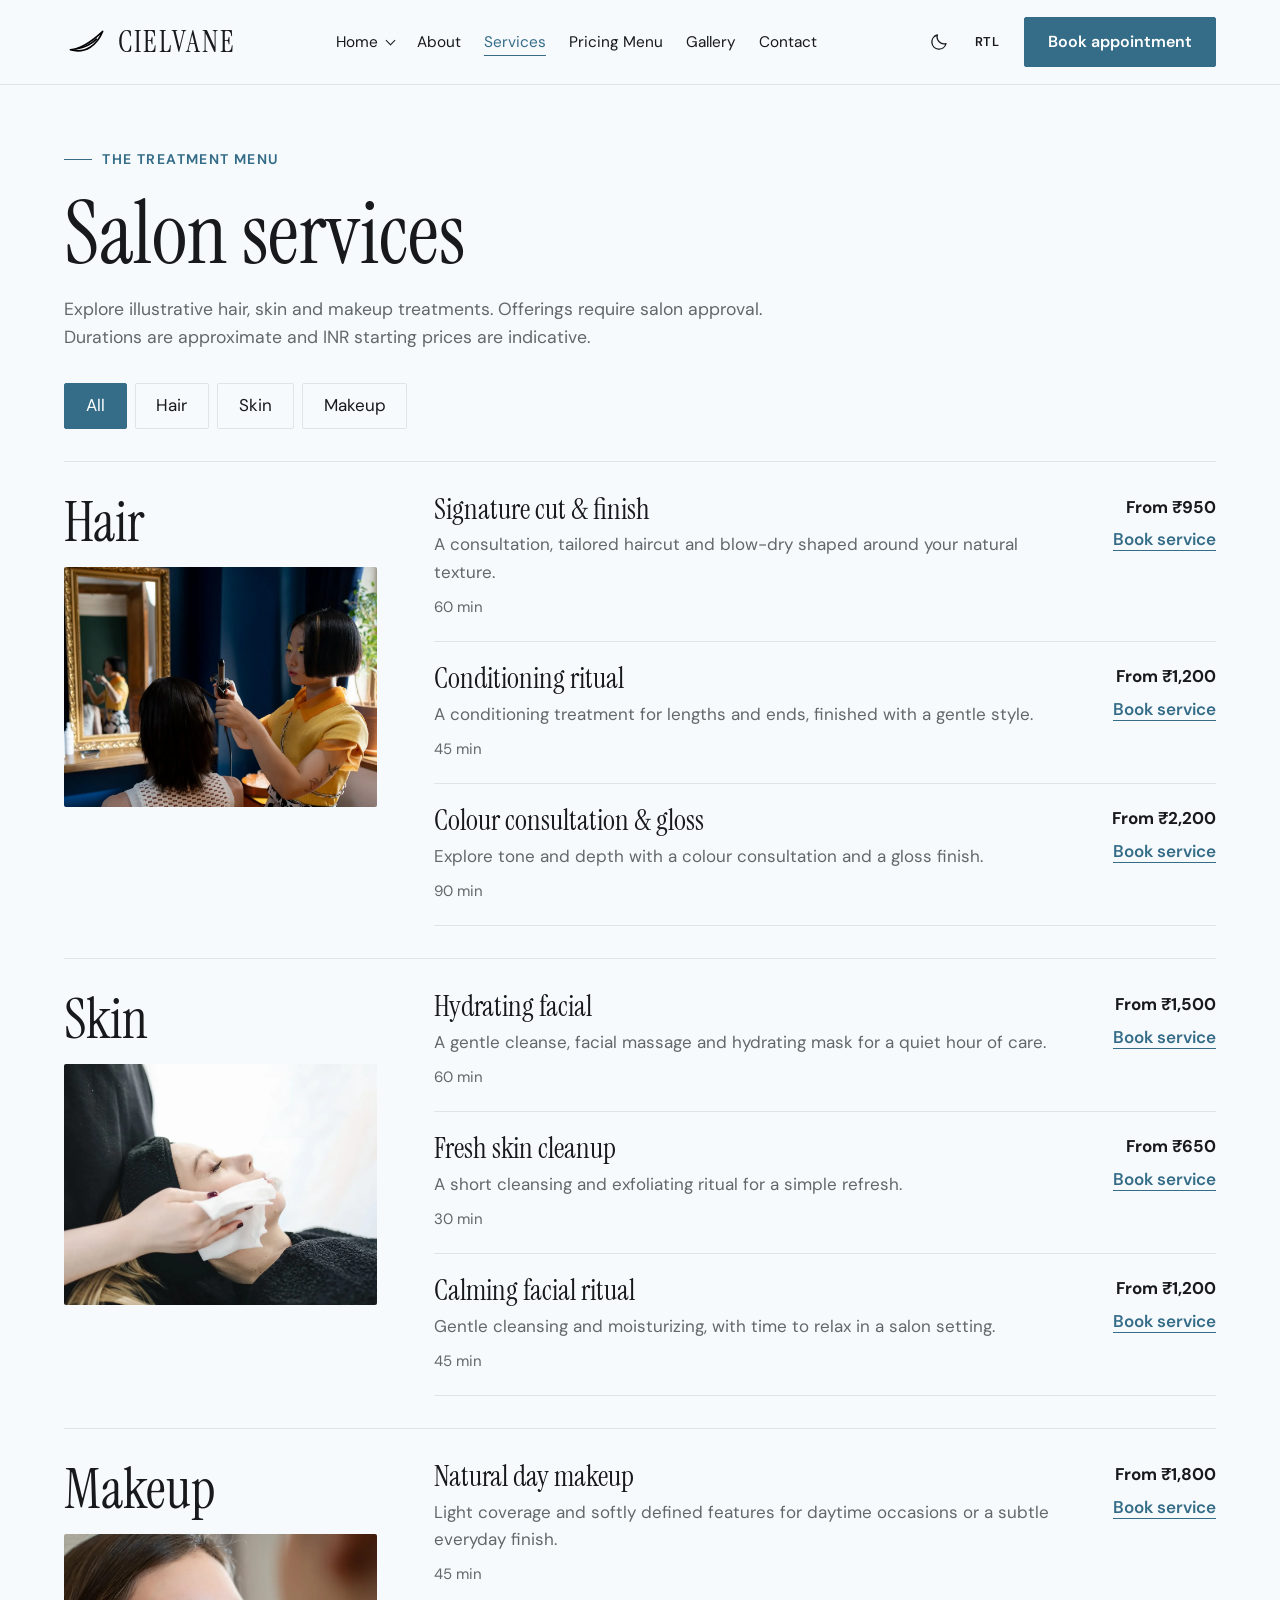
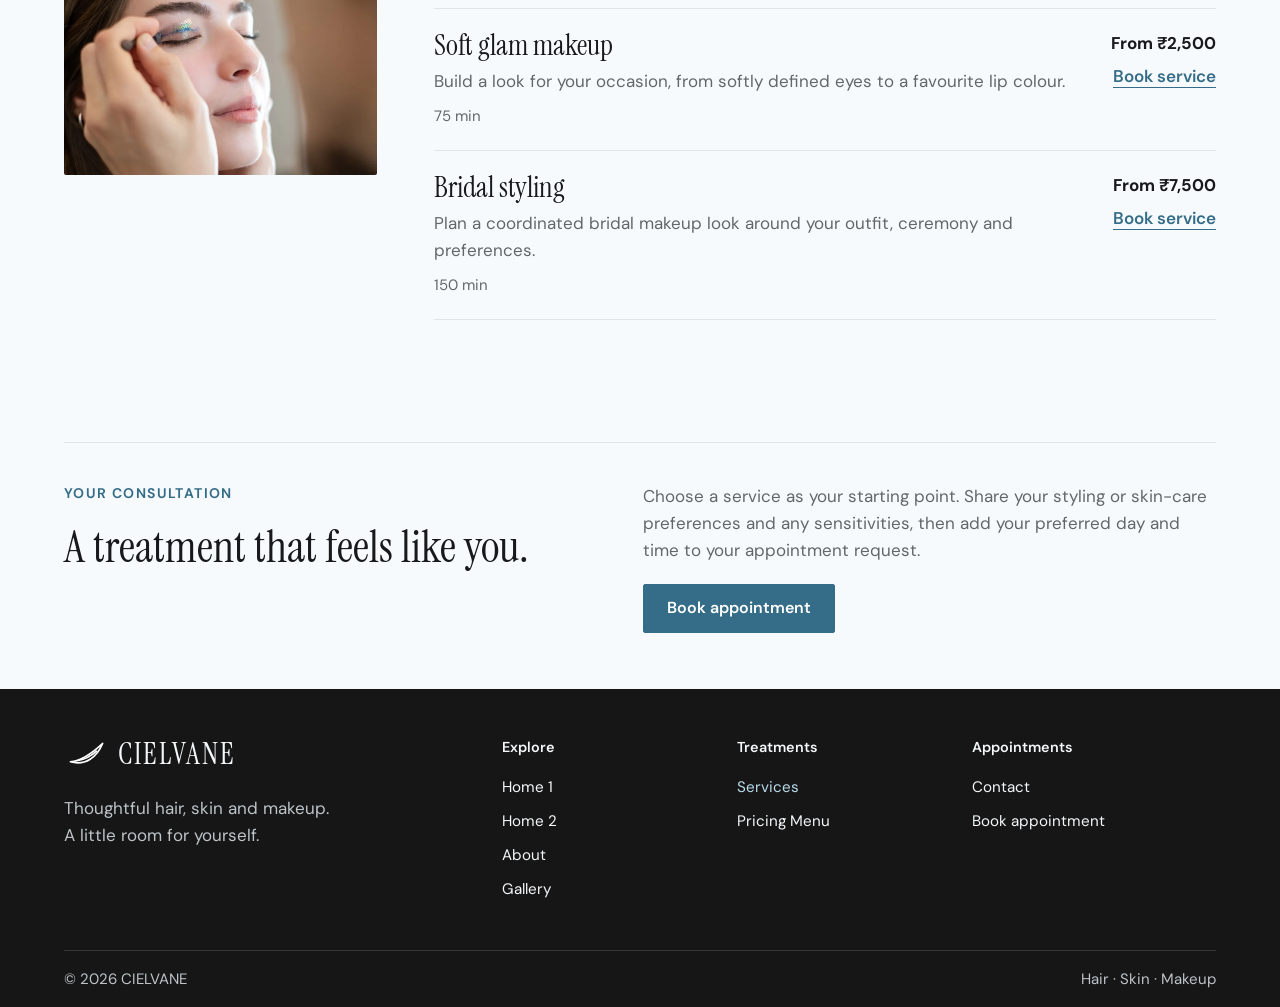
<file: pages/services.html>
<!doctype html>
<html lang="en" dir="ltr">
  <head>
    <meta charset="utf-8" />
    <meta name="viewport" content="width=device-width, initial-scale=1" />
    <meta
      name="description"
      content="Explore hair, skin and makeup services, indicative prices and appointment planning at CIELVANE Salon &amp; Beauty Studio."
    />
    <title>Services | CIELVANE — Salon &amp; Beauty Studio</title>
    <link rel="icon" href="../assets/icons/cielvane.svg" />
    <link rel="stylesheet" href="../assets/css/fonts.css" />
    <link rel="stylesheet" href="../assets/css/style.css" />
    <link rel="stylesheet" href="../assets/css/dark-mode.css" />
    <link rel="stylesheet" href="../assets/css/rtl.css" />
    <script type="module" src="../assets/js/main.js"></script>
  </head>
  <body data-page="services">
    <a class="skip" href="#main">Skip to content</a>
    <header></header>
    <main id="main">
      <section class="intro wrap">
        <p class="eyebrow"><i> </i>The treatment menu</p>
        <h1>Salon services</h1>
        <p>
          Explore illustrative hair, skin and makeup treatments. Offerings
          require salon approval. Durations are approximate and INR starting
          prices are indicative.
        </p>
      </section>
      <section class="wrap collection">
        <div id="filters" class="filters" aria-label="Filter by category"></div>
        <div id="catalog"></div>
      </section>
      <section class="support wrap">
        <div>
          <p class="eyebrow">Your consultation</p>
          <h2>A treatment that feels like you.</h2>
        </div>
        <div>
          <p>
            Choose a service as your starting point. Share your styling or
            skin-care preferences and any sensitivities, then add your preferred
            day and time to your appointment request.
          </p>
          <div class="actions">
            <a class="btn" href="contact.html#booking">Book appointment</a>
          </div>
        </div>
      </section>
    </main>
    <footer></footer>
  </body>
</html>
</file>
<file: assets/css/fonts.css>
@font-face {
  font-family: "Studio Serif";
  src: url("../fonts/InstrumentSerif-Regular.woff2") format("woff2");
  font-weight: 400;
  font-style: normal;
  font-display: swap;
}

@font-face {
  font-family: "Studio Serif";
  src: url("../fonts/InstrumentSerif-Italic.woff2") format("woff2");
  font-weight: 400;
  font-style: italic;
  font-display: swap;
}

@font-face {
  font-family: "Studio Sans";
  src: url("../fonts/DM-Sans.woff2") format("woff2");
  font-weight: 100 1000;
  font-style: normal;
  font-display: swap;
}
</file>
<file: assets/css/style.css>
:root {
  color-scheme: light;
  --paper: #f7fafc;
  --surface: #ffffff;
  --subtle: #ebf5fa;
  --ink: #17191b;
  --muted: #62676b;
  --accent: #356d88;
  --action: #356d88;
  --on-action: #fff;
  --line: #dee5e9;
  --serif: "Studio Serif", Georgia, serif;
  --sans: "Studio Sans", Arial, sans-serif;
  --gutter: clamp(20px, 5vw, 88px);
}
* {
  box-sizing: border-box;
}
body {
  margin: 0;
  background: var(--paper);
  color: var(--ink);
  font: 1.0625rem/1.6 var(--sans);
}
a {
  color: inherit;
  text-decoration: none;
}
button,
input,
textarea,
select {
  font: inherit;
  color: inherit;
}
button,
summary,
select {
  cursor: pointer;
}
button {
  background: none;
  border: none;
}
button:disabled {
  cursor: default;
}
[hidden] {
  display: none !important;
}
img {
  max-width: 100%;
  display: block;
}
button,
a,
input,
select,
textarea,
summary {
  touch-action: manipulation;
}
:focus-visible {
  outline: 3px solid var(--accent);
  outline-offset: 4px;
}
h1,
h2,
h3,
p,
figure {
  margin: 0;
}
h1,
h2,
h3,
.brand {
  font-family: var(--serif);
  font-weight: 400;
  line-height: 1.04;
}
h1 {
  font-size: clamp(3.5rem, 6.7vw, 6.6rem);
}
h2 {
  font-size: clamp(2.5rem, 4.3vw, 4.25rem);
}
h3 {
  font-size: clamp(1.65rem, 2.3vw, 2.3rem);
}
p {
  color: var(--muted);
}
em {
  color: inherit;
}
.wrap {
  width: min(calc(100% - 2 * var(--gutter)), 1440px);
  margin-inline: auto;
}
header {
  position: sticky;
  top: 0;
  z-index: 5;
  background: var(--paper);
  border-bottom: 1px solid var(--line);
}
.bar,
.utilities,
.desktop,
.brand,
.line,
.actions,
.viewer-controls {
  display: flex;
  align-items: center;
}
.bar,
.line {
  justify-content: space-between;
  gap: 1.4rem;
}
.bar {
  min-height: 84px;
}
.brand {
  display: inline-flex;
  gap: 0.55rem;
  align-items: center;
  white-space: nowrap;
  font-size: 1.9rem;
  letter-spacing: 0.065em;
}
.brand img {
  width: 45px;
}

.desktop {
  gap: clamp(16px, 1.8vw, 34px);
  font-size: 0.96rem;
}
.desktop a:hover,
.home-menu summary:hover,
nav [aria-current],
.active,
footer nav a:hover {
  color: var(--accent);
}
.desktop [aria-current],
.desktop .active {
  text-decoration: underline;
  text-underline-offset: 8px;
}
.home-menu {
  position: relative;
}
.home-menu summary {
  list-style: none;
}
.home-menu summary::-webkit-details-marker {
  display: none;
}
.home-menu summary::after {
  content: "";
  display: inline-block;
  width: 6px;
  height: 6px;
  transform: translateY(-3px) rotate(45deg);
  border: solid currentColor;
  border-width: 0 1.5px 1.5px 0;
  margin-inline-start: 9px;
}
.home-menu div {
  position: absolute;
  top: 2rem;
  min-width: 8rem;
  background: var(--paper);
  border: 1px solid var(--line);
  padding: 0.4rem;
  border-radius: 10px;
}
.home-menu a {
  display: block;
  padding: 0.4rem 0.65rem;
}
.utilities,
#appearance {
  gap: 0.35rem;
}
.icon {
  display: inline-grid;
  place-items: center;
  width: 40px;
  height: 40px;
  color: var(--ink);
  border-radius: 50%;
}
.icon:hover,
.icon[aria-pressed="true"] {
  background: var(--subtle);
}
.btn {
  display: inline-flex;
  align-items: center;
  justify-content: center;
  text-align: center;
  border: 1px solid var(--action);
  background: var(--action);
  color: var(--on-action);
  border-radius: 2px;
  padding: 0.78rem 1.45rem;
  font-size: 1rem;
  font-weight: 600;
  line-height: 1.4;
}
.btn:hover {
  filter: brightness(0.91);
}
.outline {
  background: transparent;
  border-color: var(--ink);
  color: var(--ink);
}
.utilities .btn {
  margin-inline-start: 0.55rem;
}
#open-nav {
  display: none;
}
.skip {
  position: fixed;
  top: -100px;
  z-index: 10;
  background: var(--paper);
  padding: 0.7rem;
}
.skip:focus {
  top: 0;
}
.eyebrow {
  display: flex;
  align-items: center;
  gap: 0.65rem;
  font: 650 0.875rem/1.5 var(--sans);
  color: var(--accent);
  text-transform: uppercase;
  letter-spacing: 0.1em;
  margin-bottom: 1.25rem;
}
.eyebrow i {
  display: block;
  width: 28px;
  height: 1px;
  background: currentColor;
}
.alt-hero p {
  max-width: 39ch;
  font-size: clamp(1rem, 1.28vw, 1.2rem);
  margin: 1.45rem 0 1.8rem;
}
.actions {
  gap: 0.65rem;
  flex-wrap: wrap;
}
.picture-card img,
.feature > img,
.alt-hero > img,
.group-title img {
  width: 100%;
  height: 100%;
  object-fit: cover;
}
.section {
  padding-block: clamp(52px, 5vw, 88px);
}
.section .eyebrow,
.feature .eyebrow {
  margin-bottom: 0.7rem;
}
.text-link {
  color: var(--accent);
  font-weight: 600;
  text-decoration: underline;
  text-underline-offset: 5px;
}
.cards,
.occasion {
  display: grid;
  grid-template-columns: repeat(3, minmax(0, 1fr));
  gap: clamp(16px, 2.3vw, 38px);
  margin-top: 1.8rem;
}
.picture-card {
  display: block;
}
.picture-card img {
  aspect-ratio: 1.6;
  height: auto;
  border-radius: 2px;
}
.picture-card div {
  padding-block: 1rem;
}
.picture-card p {
  margin-top: 0.35rem;
}
.picture-card:hover h3 {
  color: var(--accent);
}
.feature {
  display: grid;
  grid-template-columns: 1.1fr 1fr;
  align-items: center;
  gap: clamp(24px, 4vw, 56px);
  margin-bottom: clamp(48px, 5vw, 72px);
}
.feature > img {
  width: 100%;
  height: auto;
  aspect-ratio: 1.5;
  object-fit: cover;
}
.feature > div {
  padding-block: 1rem;
}
.feature p:not(.eyebrow),
.band p {
  margin: 0.95rem 0 1.3rem;
}
footer {
  --ink: #f5f8fa;
  --muted: #bdc4c8;
  --accent: #b9dbec;
  color: var(--ink);
  background: #161616;
}
.footer-inner {
  display: grid;
  grid-template-columns: 2fr 1fr 1fr 1.2fr;
  gap: 2rem;
  align-items: start;
  padding-block: 3rem;
}
footer nav {
  display: grid;
  align-content: start;
  gap: 0.6rem;
  font-size: 0.95rem;
}
.top {
  position: fixed;
  z-index: 4;
  bottom: 16px;
  inset-inline-end: 14px;
  background: var(--action);
  color: var(--on-action);
  box-shadow: 0 2px 10px #0003;
  font-size: 1.35rem;
}
.top:hover {
  background: var(--action);
}
.intro {
  padding-block: clamp(42px, 5vw, 74px) 2rem;
}
.intro > p:last-child {
  max-width: 62ch;
  margin-top: 1rem;
  font-size: 1.1rem;
}
.filters {
  display: flex;
  flex-wrap: wrap;
  gap: 0.5rem;
  margin-bottom: 2rem;
}
.filters button {
  border: 1px solid var(--line);
  border-radius: 2px;
  padding: 0.5rem 1.3rem;
  color: var(--ink);
  background: var(--paper);
}
.filters button[aria-pressed="true"] {
  background: var(--action);
  color: var(--on-action);
  border-color: var(--action);
}
.collection,
.booking {
  margin-bottom: clamp(50px, 7vw, 100px);
}
.menu-group {
  display: grid;
  grid-template-columns: minmax(130px, 1fr) 2.5fr;
  gap: 5%;
  padding-block: 2rem;
  border-top: 1px solid var(--line);
}
.group-title img {
  margin-top: 1rem;
  height: auto;
  aspect-ratio: 1.3;
  border-radius: 2px;
}
.group-title img[src$="service-makeup.webp"] {
  object-position: center 20%;
}
.service-row {
  display: grid;
  grid-template-columns: 1fr auto;
  gap: 1rem;
  padding: 1.3rem 0;
  border-bottom: 1px solid var(--line);
  scroll-margin-top: 100px;
}
.service-row:first-child {
  padding-top: 0;
}
.service-row p {
  margin: 0.45rem 0;
  max-width: 53ch;
}
.service-row small {
  font-size: 0.9375rem;
  color: var(--muted);
}
.service-cost {
  display: grid;
  align-content: start;
  gap: 0.35rem;
  text-align: end;
}
.service-row h3 a:hover {
  text-decoration: underline;
}
.alt-hero {
  position: relative;
  isolation: isolate;
  background: #17191b;
  color: #fff;
  display: grid;
  align-items: center;
  min-height: clamp(450px, 40vw, 600px);
  overflow: hidden;
}
.alt-hero > img,
.alt-hero::after {
  position: absolute;
  inset-block: 0;
  inset-inline-end: 0;
  width: 66%;
  height: 100%;
  z-index: -2;
  object-fit: cover;
}
.alt-hero::after {
  content: "";
  inset-inline: 0;
  width: 100%;
  background: linear-gradient(
    90deg,
    #17191b 15%,
    #17191be0 32%,
    transparent 70%
  );
  z-index: -1;
}
.alt-hero > div {
  width: min(calc(100% - 2 * var(--gutter)), 1440px);
  margin: auto;
  padding-block: 3rem;
}
.alt-hero p,
.alt-hero em {
  color: #f5f8fa;
}
.alt-hero .btn {
  background: #f5f8fa;
  border-color: #f5f8fa;
  color: #17191b;
}
.alt-hero h1 {
  max-width: 13ch;
}
.alt-hero p {
  margin: 0.55rem 0 1rem;
}
.occasion article {
  display: flex;
  flex-direction: column;
  align-items: start;
  border-top: 1px solid var(--line);
  padding-top: 1.5rem;
}
.occasion p {
  margin: 0.6rem 0 1rem;
  flex: 1;
}
.band {
  padding-block: 2.5rem;
  border-top: 1px solid var(--line);
}
.gallery {
  columns: 3;
  column-gap: 1.25rem;
}
.gallery-card {
  display: block;
  width: 100%;
  break-inside: avoid;
  padding: 0;
  position: relative;
  border-radius: 2px;
  overflow: hidden;
  margin-bottom: 1.25rem;
}
.gallery-card img {
  width: 100%;
  height: auto;
}
.gallery-card span {
  position: absolute;
  bottom: 12px;
  inset-inline-start: 12px;
  background: var(--surface);
  color: var(--ink);
  border-radius: 2px;
  padding: 0.25rem 0.8rem;
  font-size: 0.9375rem;
}
dialog {
  color: var(--ink);
  background: var(--paper);
  border: 1px solid var(--line);
}
dialog::backdrop {
  background: #000b;
}
body:has(dialog[open]) {
  overflow: hidden;
}
#viewer {
  border-radius: 14px;
  padding: 15px;
  max-width: 94vw;
  max-height: 94dvh;
}
#viewer > img {
  width: min(76vw, 990px);
  height: 66dvh;
  object-fit: contain;
  background: var(--surface);
}
.close {
  font: 2rem/1 var(--sans);
}
#viewer .close {
  display: grid;
  margin-inline-start: auto;
}
.viewer-controls {
  gap: 1rem;
  justify-content: space-between;
  margin-top: 0.8rem;
  text-align: center;
}
#drawer {
  position: fixed;
  inset: 0 auto 0 0;
  margin: 0;
  width: min(365px, 90vw);
  height: 100dvh;
  max-height: none;
  padding: 1.2rem;
  overflow: auto;
}
#drawer nav {
  display: grid;
  gap: 0.25rem;
  margin-top: 1.5rem;
}
#drawer nav a:not(.btn) {
  padding: 0.65rem;
  border-bottom: 1px solid var(--line);
}
#drawer .btn {
  margin-top: 0.8rem;
}
.booking {
  display: grid;
  grid-template-columns: 1.6fr 1fr;
  align-items: start;
  gap: clamp(25px, 5vw, 75px);
  scroll-margin-top: 100px;
}
.form-panel {
  padding: clamp(20px, 3vw, 44px);
  border: 1px solid var(--line);
  background: var(--surface);
  border-radius: 2px;
}
.booking h2 {
  font-size: 2.25rem;
}
.fields {
  display: grid;
  grid-template-columns: 1fr 1fr;
  gap: 1rem;
  margin: 1.1rem 0 2rem;
}
label {
  font-size: 1rem;
  display: grid;
  gap: 0.3rem;
  min-width: 0;
}
input,
textarea,
select {
  width: 100%;
  min-width: 0;
  border: 1px solid var(--line);
  padding: 0.7rem 0.8rem;
  background: var(--paper);
  border-radius: 6px;
  min-height: 46px;
}
textarea {
  resize: vertical;
}
.wide {
  grid-column: 1/-1;
}
.booking aside p,
#review-status {
  margin: 0.8rem 0 1.25rem;
}
.booking details {
  border-top: 1px solid var(--line);
  padding: 1rem 0;
}
.booking summary {
  font-weight: 600;
}
dl {
  display: grid;
  grid-template-columns: auto 1fr;
  gap: 0.5rem 1rem;
  overflow-wrap: anywhere;
}
dt {
  font-weight: 600;
}
dd {
  margin: 0;
  white-space: pre-wrap;
}

footer .brand img {
  filter: brightness(0) invert(1);
}
.footer-brand p {
  margin-top: 1rem;
  max-width: 30ch;
}
footer nav a:hover,
footer nav [aria-current] {
  color: #b9dbec;
}
footer nav h2 {
  font: 600 0.9rem/1.5 var(--sans);
  margin-bottom: 0.45rem;
  color: #f5f8fa;
}
.footer-bottom {
  display: flex;
  justify-content: space-between;
  gap: 1rem;
  border-top: 1px solid #ffffff26;
  padding-block: 1rem;
  font-size: 0.9375rem;
  color: var(--muted);
}
.lookbook {
  border-top: 1px solid var(--line);
}
.lookbook-grid {
  display: grid;
  grid-template-columns: 0.667fr 1.5fr 0.667fr;
  align-items: start;
  gap: clamp(16px, 2.4vw, 32px);
  margin-top: 1.75rem;
}
.lookbook-grid img {
  width: 100%;
  height: auto;
}
.lookbook-grid span {
  display: block;
  padding-top: 0.7rem;
  font-size: 0.9375rem;
  color: var(--muted);
}
.lookbook-grid a:hover span {
  color: var(--ink);
  text-decoration: underline;
}
.invitation {
  border-top: 1px solid var(--line);
  padding-block: 3rem 4rem;
}
.invitation p:not(.eyebrow) {
  margin-bottom: 1.2rem;
}
.support,
.planning {
  display: grid;
  grid-template-columns: 1fr 1.1fr;
  gap: 5%;
  border-top: 1px solid var(--line);
  padding-block: 2.5rem 3.5rem;
}
.support h2,
.planning h2 {
  font-size: clamp(2.25rem, 3.5vw, 3.4rem);
}
.support p:not(.eyebrow) {
  margin-bottom: 1.2rem;
}
.support .actions {
  gap: 1.5rem;
}
#review dl {
  padding-block: 1rem;
  border-block: 1px solid var(--line);
  margin-bottom: 1.5rem;
}

#direction {
  width: 44px;
  font: 600 0.8rem/1 var(--sans);
  letter-spacing: 0.04em;
  direction: ltr;
}

.occasion-edit-heading p:last-child {
  margin-top: 1rem;
}
.occasion-edit a {
  display: block;
}

.occasion-edit span {
  display: block;
  margin-top: 0.65rem;
  font-size: 1rem;
}
.occasion-edit a:hover span {
  color: var(--accent);
  text-decoration: underline;
}

.planning-guide p {
  margin-bottom: 1.1rem;
}
.enquiry {
  display: grid;
  grid-template-columns: 1fr 1.2fr;
  align-items: center;
  gap: 2rem;
  border-block: 1px solid var(--line);
  padding-block: 1.8rem;
  margin-block: 1rem 3rem;
}
.enquiry h2 {
  font-size: 2.4rem;
}
.enquiry-links {
  display: grid;
  grid-template-columns: 1fr 1fr;
  gap: 0.7rem;
}
.enquiry-links a {
  border: 1px solid var(--line);
  padding: 0.7rem 1rem;
  background: var(--surface);
}
.enquiry-links a:hover {
  border-color: var(--accent);
  color: var(--accent);
}

.brand img {
  filter: brightness(0);
}

.drawer-appearance {
  border-top: 1px solid var(--line);
  padding-top: 1.25rem;
  margin-top: 1.5rem;
}
.drawer-appearance h2 {
  font: 600 1rem/1.4 var(--sans);
  margin-bottom: 0.75rem;
}
#drawer-appearance #appearance {
  display: grid;
  grid-template-columns: 1fr 1fr;
  gap: 0.75rem;
}
#drawer #theme,
#drawer #direction {
  width: 100%;
  height: 46px;
  border: 1px solid var(--line);
  border-radius: 2px;
  gap: 0.5rem;
}
#drawer #theme::after {
  content: "Theme";
  font: 600 0.9rem/1 var(--sans);
}
#drawer #theme {
  display: flex;
  justify-content: center;
  align-items: center;
}
#drawer-action .btn {
  width: 100%;
  margin-top: 1.5rem;
}

.popular {
  border-top: 1px solid var(--line);
}
.popular h2 {
  font-size: clamp(2.5rem, 4vw, 4rem);
}
.popular-note {
  margin: 1rem 0 1.5rem;
}
.popular-row {
  display: grid;
  grid-template-columns: minmax(0, 1fr) auto auto;
  gap: clamp(20px, 3vw, 44px);
  align-items: center;
  border-top: 1px solid var(--line);
  padding-block: 1.5rem;
}
.treatment-meta {
  font-size: 0.9375rem;
  margin-bottom: 0.35rem;
}
.popular-row strong {
  font-size: 1.25rem;
  white-space: nowrap;
}

#appearance {
  display: flex;
  align-items: center;
  gap: 4px;
}
#theme,
#direction {
  display: grid;
  place-items: center;
  width: 44px;
  height: 44px;
  flex: 0 0 44px;
  padding: 0;
  line-height: 1;
}
#theme svg {
  display: block;
}
#open-nav {
  width: 48px;
  height: 48px;
  flex: 0 0 48px;
  padding: 0;
}
#open-nav svg {
  width: 24px;
  height: 24px;
  stroke-width: 1.8;
}
.picture-card p {
  font-size: 1rem;
}

.hero {
  display: grid;
  grid-template-columns: minmax(0, 0.9fr) minmax(0, 1.25fr) minmax(0, 0.9fr);
  gap: clamp(24px, 3vw, 44px);
  align-items: center;
  padding-block: clamp(40px, 4.5vw, 64px) 24px;
}
.hero-heading {
  grid-column: 2;
  grid-row: 1;
  display: grid;
  justify-items: center;
  text-align: center;
  gap: 1.5rem;
}
.hero h1 {
  font-size: clamp(3.8rem, 5.4vw, 5.6rem);
  line-height: 0.98;
  letter-spacing: -0.025em;
}
.hero h1 em {
  color: var(--accent);
}
.hero-heading > p {
  max-width: 30ch;
  font-size: 1.125rem;
}
.hero .actions {
  justify-content: center;
  gap: 0.65rem;
}
.hero .btn {
  padding: 0.78rem 1.15rem;
}
.hero-photo {
  grid-row: 1;
  min-width: 0;
}
.hero-photo img {
  display: block;
  width: 100%;
  height: auto;
  aspect-ratio: 5 / 7;
}
.hero-photo-styling {
  grid-column: 1;
}
.hero-photo-finish {
  grid-column: 3;
}

.experience {
  display: grid;
  grid-template-columns: 1fr 1fr;
  gap: 2rem 4%;
  padding-bottom: clamp(48px, 5vw, 72px);
}
.experience-heading {
  grid-column: 1 / -1;
  align-items: end;
}
.experience-heading h2 {
  font-size: clamp(2.5rem, 4.3vw, 4.25rem);
  max-width: 17ch;
}
.experience-heading .text-link {
  flex-shrink: 0;
}
.experience > img {
  width: 100%;
  height: auto;
  aspect-ratio: 1.2;
  object-fit: cover;
  object-position: 50% 23%;
}
.experience-sequence {
  list-style: none;
  padding: 0;
  margin: 0;
  display: grid;
  align-content: center;
}
.experience-sequence li {
  display: grid;
  grid-template-columns: auto 1fr;
  gap: 1.25rem;
  padding-block: 1.25rem;
  border-top: 1px solid var(--line);
}
.experience-sequence li:last-child {
  border-bottom: 1px solid var(--line);
}
.experience-sequence span {
  font-size: 0.9375rem;
  color: var(--accent);
  padding-top: 0.3rem;
}
.experience-sequence h3 {
  font-size: 2rem;
  margin-bottom: 0.4rem;
}
.experience-sequence p {
  max-width: 38ch;
}

.beauty-detail {
  display: grid;
  grid-template-columns: minmax(0, 1fr) minmax(240px, 330px);
  gap: 2.25rem clamp(28px, 5vw, 80px);
  align-items: center;
  padding-block: 2.5rem 3rem;
  margin-bottom: clamp(48px, 5vw, 72px);
  border-block: 1px solid var(--line);
}
.detail-heading h2 {
  font-size: clamp(3rem, 5.2vw, 5.2rem);
  line-height: 1;
  letter-spacing: -0.02em;
}
.detail-heading > p:not(.eyebrow) {
  max-width: 48ch;
  margin-block: 1.25rem;
}
.detail-heading > .text-link {
  display: inline-block;
}
.detail-photo {
  grid-column: 2;
  grid-row: 1 / 3;
  align-self: center;
}
.detail-photo img {
  width: 100%;
  height: auto;
}
.detail-notes {
  display: grid;
  grid-template-columns: repeat(3, minmax(0, 1fr));
  gap: 1.5rem;
  margin: 0;
  align-self: start;
}
.detail-notes > div {
  border-top: 1px solid var(--line);
  padding-top: 1rem;
}
.detail-notes dt {
  font: 400 1.8rem/1.2 var(--serif);
  margin-bottom: 0.6rem;
}
.detail-notes dd {
  font-size: 1rem;
  line-height: 1.6;
  white-space: normal;
  color: var(--muted);
}
.appointment-faq {
  padding: clamp(24px, 3vw, 44px);
  margin-bottom: 3.5rem;
  background: var(--surface);
  border: 1px solid var(--line);
}
.appointment-faq > div:first-child {
  display: flex;
  justify-content: space-between;
  align-items: end;
  gap: 0.75rem 2rem;
  margin-bottom: 1.5rem;
  flex-wrap: wrap;
}
.appointment-faq .eyebrow {
  flex-basis: 100%;
  margin-bottom: 0;
}
.appointment-faq h2 {
  font-size: clamp(2.5rem, 4vw, 3.8rem);
}
.appointment-faq > div:first-child > p:last-child {
  max-width: 31ch;
}
.appointment-faq details {
  border-top: 1px solid var(--line);
  padding: 1.1rem 0.75rem;
}
.appointment-faq details:last-child {
  border-bottom: 1px solid var(--line);
}
.appointment-faq details[open] {
  background: var(--subtle);
}
.appointment-faq summary {
  display: flex;
  justify-content: space-between;
  align-items: center;
  gap: 1.5rem;
  font-size: 1.0625rem;
  font-weight: 600;
  list-style: none;
}
.appointment-faq summary::-webkit-details-marker {
  display: none;
}
.appointment-faq summary::after {
  content: "+";
  font-size: 1.4rem;
  font-weight: 400;
}
.appointment-faq details[open] summary::after {
  content: "−";
}
.appointment-faq details p {
  margin-top: 0.8rem;
  max-width: 75ch;
}
.occasion-edit {
  display: grid;
  grid-template-columns: repeat(3, minmax(0, 1fr));
  gap: 1.5rem;
  margin-bottom: clamp(48px, 5vw, 72px);
}
.occasion-edit-heading {
  grid-column: 1 / -1;
}
.occasion-edit img {
  width: 100%;
  height: auto;
  aspect-ratio: 4 / 5;
  object-fit: cover;
}
.edit-skin img {
  object-position: 43% center;
}
.inspiration {
  grid-template-columns: 1fr 1fr;
  gap: 4%;
}
.inspiration > img {
  aspect-ratio: 1.35;
  object-position: center 40%;
}
.planning-guide ol {
  list-style: none;
  padding: 0;
  margin: 0 0 1.5rem;
}
.planning-guide li {
  border-top: 1px solid var(--line);
  padding-block: 1rem;
}
.planning-guide h3 {
  font-size: 1.8rem;
  margin-bottom: 0.4rem;
}
.planning-guide li p {
  margin: 0;
}
.pricing-layout {
  display: grid;
  grid-template-columns: minmax(240px, 0.8fr) 2fr;
  gap: clamp(30px, 5vw, 80px);
  align-items: start;
  padding-block: clamp(40px, 5vw, 75px);
}
.pricing-intro {
  position: sticky;
  top: 110px;
}
.pricing-intro h1 {
  font-size: clamp(3.5rem, 5vw, 5.5rem);
  margin-bottom: 1.4rem;
}
.pricing-intro > p {
  margin-bottom: 1.5rem;
  max-width: 29ch;
}
.pricing-intro .filters {
  display: grid;
  gap: 0;
  margin-bottom: 1.5rem;
}
.pricing-intro .filters button {
  text-align: start;
  border: 0;
  border-bottom: 1px solid var(--line);
  border-radius: 0;
  padding: 0.85rem 1rem;
  background: transparent;
  font-size: 1rem;
}
.pricing-intro .filters button[aria-pressed="true"] {
  background: var(--subtle);
  color: var(--accent);
  box-shadow: inset 3px 0 var(--accent);
  font-weight: 600;
}
.pricing-intro .pricing-note {
  font-size: 0.9375rem;
}
.price-menu {
  min-width: 0;
}
.price-group {
  background: var(--surface);
  border: 1px solid var(--line);
  padding: clamp(20px, 2.5vw, 36px);
  margin-bottom: 1.5rem;
}
.price-heading {
  display: flex;
  align-items: baseline;
  justify-content: space-between;
  gap: 1rem;
  border-bottom: 1px solid var(--line);
  padding-bottom: 1.25rem;
}
.price-heading h2 {
  font-size: clamp(2.5rem, 3.8vw, 3.8rem);
}
.price-heading > span {
  font-size: 0.9375rem;
  color: var(--muted);
}
.price-row {
  display: grid;
  grid-template-columns: 1fr auto;
  gap: 0.65rem 1.5rem;
  align-items: center;
  padding-block: 1.4rem;
  border-bottom: 1px solid var(--line);
  scroll-margin-top: 110px;
}
.price-row:last-child {
  border-bottom: 0;
  padding-bottom: 0;
}
.price-row h3 {
  font-size: clamp(1.7rem, 2.3vw, 2.1rem);
  line-height: 1.15;
}
.price-row h3 a:hover {
  text-decoration: underline;
  text-underline-offset: 4px;
}
.price-service p {
  font-size: 0.9375rem;
  margin-top: 0.45rem;
}
.price-amount {
  display: grid;
  text-align: end;
  align-content: center;
}
.price-amount > span {
  font-size: 0.875rem;
  color: var(--muted);
}
.price-amount strong {
  font: 400 clamp(2rem, 3vw, 2.8rem)/1.15 var(--serif);
}
.price-book {
  justify-self: end;
  grid-column: 2;
  font-size: 1rem;
}
@media (max-width: 1150px) {
  .desktop {
    display: none;
  }
  .bar {
    direction: ltr;
  }
  #open-nav {
    display: grid;
  }
}
@media (max-width: 1050px) {
  .gallery {
    columns: 2;
  }
}
@media (max-width: 800px) {
  .booking {
    grid-template-columns: 1fr;
  }
}
@media (max-width: 640px) {
  .bar {
    min-height: 70px;
    gap: 0.25rem;
  }
  .brand {
    font-size: 1.6rem;
    gap: 0.35rem;
  }
  .brand img {
    width: 33px;
  }

  .utilities {
    gap: 0;
  }

  .icon {
    width: 36px;
    height: 40px;
  }
  .feature,
  .cards,
  .occasion,
  .menu-group {
    grid-template-columns: 1fr;
  }
  .eyebrow {
    margin-bottom: 0.85rem;
  }
  .cards {
    gap: 1rem;
  }
  .section > .line,
  .band .line {
    align-items: start;
    flex-direction: column;
    gap: 0.65rem;
  }
  .picture-card img {
    aspect-ratio: 1.55;
  }
  .feature {
    gap: 0;
  }
  .feature > img {
    min-height: 0;
    height: auto;
    aspect-ratio: 1.55;
  }
  .feature > div {
    padding: 1.5rem;
  }
  .menu-group {
    gap: 1.3rem;
  }
  .group-title img {
    aspect-ratio: 2;
    max-height: 240px;
  }
  .service-row {
    grid-template-columns: 1fr;
  }
  .service-cost {
    display: flex;
    align-items: center;
    justify-content: space-between;
  }
  .gallery {
    column-gap: 0.65rem;
  }
  .gallery-card {
    margin-bottom: 0.65rem;
  }
  .fields {
    grid-template-columns: 1fr;
  }
  .viewer-controls {
    display: grid;
    grid-template-columns: 1fr 1fr;
    gap: 0.5rem;
  }
  #caption {
    grid-row: 1;
    grid-column: 1/-1;
  }
  #viewer > img {
    width: 82vw;
    height: 54dvh;
  }
  .footer-inner {
    grid-template-columns: 1fr 1fr;
  }
  .footer-brand {
    grid-column: 1 / -1;
  }
  dl {
    grid-template-columns: 1fr;
  }
  dd {
    margin-bottom: 0.5rem;
  }
}
@media (max-width: 365px) {
  .actions .btn {
    padding: 0.7rem 0.92rem;
  }
  .gallery {
    columns: 1;
  }
}
@media (prefers-reduced-motion: reduce) {
  *,
  *::before,
  *::after {
    scroll-behavior: auto !important;
    animation: none !important;
    transition: none !important;
  }
}
.featured {
  display: grid;
  grid-template-columns: 1fr 1.2fr;
  align-items: center;
  gap: 2rem;
  padding-block: clamp(32px, 4vw, 70px);
  margin-bottom: clamp(40px, 5vw, 80px);
  border-block: 1px solid var(--line);
}
.featured h2 {
  margin-bottom: 0.6rem;
}
.highlight {
  display: flex;
  justify-content: space-between;
  gap: 1.25rem;
  align-items: center;
  padding: 1.1rem 0;
}
.highlight + .highlight {
  border-top: 1px solid var(--line);
}
.highlight span {
  font: 1.65rem/1.1 var(--serif);
}
.highlight small {
  display: block;
  color: var(--muted);
  font: 0.9375rem/1.6 var(--sans);
}
.highlight strong {
  font-size: 0.95rem;
  color: var(--ink);
  white-space: nowrap;
}
.highlight:hover span {
  text-decoration: underline;
}
@media (max-width: 640px) {
  .featured {
    grid-template-columns: 1fr;
    gap: 0.7rem;
  }
}

@media (max-width: 800px) {
  .lookbook-grid {
    gap: 1rem;
  }
  .footer-inner {
    grid-template-columns: 1.5fr 1fr 1fr;
  }
  .footer-brand {
    grid-column: 1 / -1;
  }
}
@media (max-width: 640px) {
  .alt-hero {
    min-height: 560px;
    align-items: end;
  }
  .alt-hero > img {
    width: 100%;
    height: 100%;
    object-position: 58% center;
  }
  .alt-hero::after {
    background: linear-gradient(
      0deg,
      #17191b 0%,
      #17191bcc 27%,
      transparent 75%
    );
  }
  .alt-hero h1 {
    font-size: 3.7rem;
  }
  .alt-hero p {
    max-width: 28ch;
  }
  .lookbook-grid {
    grid-template-columns: 1fr 1fr;
  }
  .lookbook-grid a:nth-child(2) {
    grid-column: 1 / -1;
    grid-row: 2;
  }
  .invitation .line {
    flex-direction: column;
    align-items: start;
  }
  .support,
  .planning {
    grid-template-columns: 1fr;
    gap: 1.5rem;
  }
  .footer-inner {
    grid-template-columns: 1fr 1fr;
    gap: 1.8rem 1rem;
  }
  .footer-bottom {
    flex-wrap: wrap;
  }
}

@media (max-width: 800px) {
  .enquiry {
    grid-template-columns: 1fr;
  }
}
@media (max-width: 640px) {
  .enquiry-links {
    grid-template-columns: 1fr;
  }
}

@media (min-width: 641px) and (max-width: 1180px) {
  .planning {
    grid-template-columns: 1fr;
    gap: 1.5rem;
  }
  .planning-guide ol {
    display: grid;
    grid-template-columns: repeat(3, minmax(0, 1fr));
    gap: 1.5rem;
  }
  .planning-guide h3 {
    font-size: 1.7rem;
    line-height: 1.15;
  }
}

@media (min-width: 641px) and (max-width: 960px) {
  .experience h2,
  .feature h2 {
    font-size: clamp(2.5rem, 4.5vw, 3.5rem);
  }
  .lookbook-grid {
    gap: 16px;
  }
}
@media (max-width: 640px) {
  .popular > .line {
    align-items: start;
    flex-direction: column;
  }

  .lookbook-grid {
    grid-template-columns: 1fr 1fr;
  }
}

@media (min-width: 641px) and (max-width: 960px) {
  .experience {
    gap: 1.5rem;
  }
  .experience > img {
    aspect-ratio: 0.85;
    object-position: 50% 20%;
  }
  .experience-sequence li {
    padding-block: 1rem;
  }

  .pricing-layout {
    grid-template-columns: 1fr;
    padding-top: 2.5rem;
    gap: 2rem;
  }
  .pricing-intro {
    position: static;
  }
  .pricing-intro h1 br {
    display: none;
  }
  .pricing-intro > p {
    max-width: 60ch;
  }
  .pricing-intro .filters {
    display: flex;
    flex-wrap: wrap;
  }
  .pricing-intro .filters button {
    min-width: 95px;
    text-align: center;
    border: 1px solid var(--line);
  }
}

@media (max-width: 640px) {
  body {
    font-size: 1rem;
  }

  .experience {
    grid-template-columns: 1fr;
    gap: 1.5rem;
  }
  .experience-heading {
    align-items: start;
    flex-direction: column;
  }
  .experience > img {
    aspect-ratio: 1.2;
  }
  .experience-sequence h3 {
    font-size: 1.9rem;
  }

  .appointment-faq > div:first-child {
    gap: 0.75rem;
  }
  .appointment-faq .eyebrow {
    margin: 0;
  }
  .appointment-faq details {
    padding-inline: 0.5rem;
  }
  .appointment-faq summary {
    font-size: 1rem;
  }
  .occasion-edit {
    grid-template-columns: 1fr 1fr;
    gap: 1rem;
  }
  .edit-skin {
    grid-column: 1 / -1;
    grid-row: 3;
  }
  .edit-hair {
    grid-column: 1;
    grid-row: 2;
  }
  .edit-makeup {
    grid-column: 2;
    grid-row: 2;
  }
  .edit-skin img {
    aspect-ratio: 1.5;
  }
  .inspiration {
    grid-template-columns: 1fr;
  }
  .popular-row {
    grid-template-columns: 1fr auto;
    gap: 0.75rem 1rem;
  }
  .popular-row > div {
    grid-column: 1 / -1;
  }
  .pricing-layout {
    grid-template-columns: 1fr;
    gap: 1.5rem;
    padding-top: 2rem;
  }
  .pricing-intro {
    position: static;
  }
  .pricing-intro h1 br {
    display: none;
  }
  .pricing-intro > p {
    max-width: 100%;
  }
  .pricing-intro .filters {
    display: flex;
    flex-wrap: wrap;
  }
  .pricing-intro .filters button {
    min-width: 0;
    padding: 0.65rem 1rem;
    text-align: center;
    border: 1px solid var(--line);
  }
  .price-heading {
    align-items: start;
    flex-direction: column;
    gap: 0.4rem;
  }
  .price-row {
    grid-template-columns: 1fr;
    gap: 0.8rem;
  }
  .price-amount {
    text-align: start;
    display: flex;
    gap: 0.4rem;
    align-items: baseline;
  }
  .price-book {
    grid-column: 1;
    justify-self: start;
  }
}

@media (min-width: 641px) and (max-width: 960px) {
  .beauty-detail {
    grid-template-columns: 1fr 1fr;
    gap: 1.75rem 2rem;
  }
  .detail-heading {
    grid-column: 1 / -1;
  }
  .detail-heading h2 {
    font-size: clamp(3rem, 6.5vw, 4rem);
  }
  .detail-photo {
    grid-column: 1;
    grid-row: 2;
  }
  .detail-photo img {
    max-width: 300px;
    margin-inline: auto;
  }
  .detail-notes {
    grid-column: 2;
    grid-row: 2;
    grid-template-columns: 1fr;
    gap: 1.1rem;
    align-self: center;
  }
}
@media (max-width: 640px) {
  .beauty-detail {
    grid-template-columns: 1fr;
    gap: 1.75rem;
    padding-block: 2rem;
  }
  .detail-heading h2 {
    font-size: clamp(2.8rem, 11vw, 3.8rem);
  }
  .detail-heading h2 br {
    display: none;
  }
  .detail-photo {
    grid-column: 1;
    grid-row: 2;
    width: min(100%, 280px);
    justify-self: center;
  }
  .detail-notes {
    grid-column: 1;
    grid-template-columns: 1fr;
    gap: 1.1rem;
  }
  .detail-notes > div {
    display: grid;
    grid-template-columns: 85px 1fr;
    gap: 1rem;
  }
  .detail-notes dt {
    font-size: 1.55rem;
    margin: 0;
  }
}

.about-lead {
  display: grid;
  grid-template-columns: 1fr 1.1fr;
  gap: clamp(28px, 5vw, 72px);
  align-items: center;
  padding-block: clamp(40px, 5vw, 72px);
}
.about-lead h1 {
  font-size: clamp(3.5rem, 5.8vw, 5.7rem);
  line-height: 1;
}
.about-lead > div > p:not(.eyebrow) {
  max-width: 46ch;
  margin-block: 1.3rem 1.5rem;
}
.about-lead img,
.about-care > img {
  width: 100%;
  height: auto;
}
.about-lead figcaption {
  color: var(--muted);
  font-size: 0.9375rem;
  margin-top: 0.65rem;
}
.about-approach {
  border-top: 1px solid var(--line);
}
.about-approach > .line {
  align-items: end;
}
.about-approach > .line > p {
  max-width: 34ch;
}
.about-principles {
  display: grid;
  grid-template-columns: repeat(3, minmax(0, 1fr));
  gap: clamp(24px, 3vw, 44px);
  margin-top: 2rem;
}
.about-principles article {
  border-top: 1px solid var(--line);
  padding-top: 1.25rem;
}
.about-principles h3 {
  font-size: clamp(1.8rem, 2.5vw, 2.4rem);
  margin-bottom: 0.8rem;
}
.about-care {
  display: grid;
  grid-template-columns: 1fr 1fr;
  align-items: center;
  gap: clamp(24px, 4vw, 60px);
  padding-block: 2.5rem;
  border-block: 1px solid var(--line);
  margin-bottom: clamp(44px, 5vw, 72px);
}
.about-care h2 {
  font-size: clamp(2.5rem, 4vw, 4rem);
}
.about-care dl {
  display: block;
  margin: 1.5rem 0 0;
}
.about-care dl > div {
  display: grid;
  grid-template-columns: 85px 1fr;
  gap: 1rem;
  border-top: 1px solid var(--line);
  padding-block: 0.85rem;
}
.about-care dt a {
  color: var(--accent);
  text-decoration: underline;
  text-underline-offset: 4px;
}
.about-care dd {
  white-space: normal;
  color: var(--muted);
}
.about-visit {
  display: grid;
  grid-template-columns: 1fr 1.1fr;
  gap: clamp(24px, 5vw, 72px);
  margin-bottom: clamp(44px, 5vw, 72px);
}
.about-visit h2 {
  font-size: clamp(2.5rem, 4vw, 4rem);
}
.about-visit > div > p:not(.eyebrow) {
  margin-bottom: 1.1rem;
}
.about-visit .actions {
  margin-top: 1.5rem;
  gap: 1.5rem;
}
@media (min-width: 641px) and (max-width: 960px) {
  .about-lead {
    grid-template-columns: 1fr;
  }
  .about-lead > div > p:not(.eyebrow) {
    max-width: 60ch;
  }

  .about-care {
    grid-template-columns: 1fr;
    gap: 24px;
  }
  .about-care dl {
    display: grid;
    grid-template-columns: repeat(3, minmax(0, 1fr));
    gap: 1.5rem;
  }
  .about-care dl > div {
    display: block;
  }
  .about-care dt {
    margin-bottom: 0.5rem;
  }
  .about-care dl > div {
    grid-template-columns: 1fr;
    gap: 0.4rem;
  }
}
@media (max-width: 640px) {
  .about-lead,
  .about-principles,
  .about-care,
  .about-visit {
    grid-template-columns: 1fr;
  }
  .about-approach > .line {
    flex-direction: column;
    align-items: start;
  }
  .about-care dl > div {
    grid-template-columns: 1fr;
    gap: 0.4rem;
  }
}

.contact-location {
  padding-bottom: clamp(48px, 5vw, 72px);
  scroll-margin-top: 110px;
}
.location-heading {
  align-items: end;
  margin-bottom: 1.75rem;
}
.location-map {
  display: block;
  width: 100%;
  height: clamp(320px, 38vw, 460px);
  border: 1px solid var(--line);
  background: var(--surface);
}
.location-details {
  display: grid;
  grid-template-columns: 1.4fr 1fr 1fr;
  gap: 2rem;
  padding-block: 1.75rem;
  border-bottom: 1px solid var(--line);
}
.location-details h3 {
  font: 600 1rem/1.5 var(--sans);
  margin-bottom: 0.6rem;
}
.location-details address {
  font-style: normal;
  color: var(--muted);
  max-width: 30ch;
}
.location-details p {
  direction: ltr;
  unicode-bidi: isolate;
}
.location-note {
  font-size: 0.9375rem;
  margin-top: 1rem;
}
@media (max-width: 800px) {
  .location-details {
    grid-template-columns: 1fr 1fr;
    gap: 1.5rem;
  }
  .location-details > div:first-child {
    grid-column: 1 / -1;
  }
}
@media (max-width: 640px) {
  .location-heading {
    align-items: start;
    flex-direction: column;
  }
  .location-details {
    grid-template-columns: 1fr;
  }
  .location-map {
    height: 340px;
  }
}

.select-control {
  align-self: start;
  position: relative;
  min-width: 0;
}
.select-native {
  position: absolute;
  width: 1px;
  height: 1px;
  min-height: 0;
  padding: 0;
  border: 0;
  opacity: 0;
  clip-path: inset(50%);
  pointer-events: none;
}
.select-trigger {
  display: block;
  position: relative;
  width: 100%;
  min-height: 48px;
  padding: 0.7rem 2.9rem 0.7rem 0.8rem;
  padding-inline: 0.8rem 2.9rem;
  border: 1px solid var(--line);
  border-radius: 6px;
  background: var(--paper);
  color: var(--ink);
  text-align: start;
  font: 400 1rem/1.5 var(--sans);
}
.select-trigger > span {
  display: block;
  white-space: nowrap;
  overflow: hidden;
  text-overflow: ellipsis;
}
.select-trigger::after {
  content: "";
  position: absolute;
  inset-inline-end: 18px;
  top: calc(50% - 5px);
  width: 8px;
  height: 8px;
  border: solid currentColor;
  border-width: 0 1.5px 1.5px 0;
  transform: rotate(45deg);
  pointer-events: none;
}
.select-trigger[aria-expanded="true"]::after {
  top: calc(50% - 1px);
  transform: rotate(225deg);
}
.select-trigger[aria-invalid="true"] {
  border-color: var(--accent);
}
.select-control.is-open {
  z-index: 4;
}
.select-options {
  position: absolute;
  inset-inline: 0;
  top: calc(100% + 6px);
  list-style: none;
  margin: 0;
  padding: 4px;
  max-height: 280px;
  overflow-y: auto;
  overscroll-behavior: contain;
  border: 1px solid var(--line);
  border-radius: 6px;
  background: var(--surface);
  color: var(--ink);
  box-shadow: 0 8px 24px #0002;
  font: 400 1rem/1.5 var(--sans);
}
.select-control[data-placement="above"] .select-options {
  top: auto;
  bottom: calc(100% + 6px);
}
.select-options [role="option"] {
  display: flex;
  align-items: center;
  min-height: 44px;
  padding: 0.6rem 0.75rem;
  border-inline-start: 3px solid transparent;
  cursor: pointer;
}
.select-options [aria-selected="true"] {
  border-inline-start-color: var(--accent);
}
.select-options [role="option"]:hover,
.select-options .is-active {
  background: var(--action);
  color: var(--on-action);
}
.select-error {
  color: var(--ink);
  font-size: 0.9375rem;
}

@media (min-width: 641px) and (max-width: 1150px) {
  .hero {
    grid-template-columns: minmax(0, 0.9fr) minmax(0, 1.2fr) minmax(0, 0.9fr);
    gap: clamp(16px, 2vw, 24px);
    padding-block: 2.5rem 1.5rem;
  }
  .hero-heading {
    gap: 1rem;
  }
  .hero h1 {
    font-size: clamp(2.5rem, 4.5vw, 3rem);
  }
  .hero-heading > p {
    font-size: 1rem;
    max-width: 28ch;
  }
  .hero .actions {
    flex-direction: column;
    gap: 0.65rem;
    width: 100%;
  }
  .hero .btn {
    width: min(100%, 190px);
    padding: 0.7rem 0.8rem;
  }
}
@media (max-width: 640px) {
  .hero {
    grid-template-columns: 1fr 1fr;
    gap: 1.5rem 1rem;
    padding-block: 2rem 1rem;
  }
  .hero-heading {
    grid-column: 1 / -1;
    grid-row: 1;
    max-width: 650px;
    justify-self: center;
    gap: 1.25rem;
  }
  .hero h1 {
    font-size: clamp(3.3rem, 13vw, 4.3rem);
  }
  .hero-heading > p {
    font-size: 1rem;
    max-width: 31ch;
  }
  .hero .btn {
    padding: 0.75rem 1rem;
  }
  .hero-photo {
    grid-row: 2;
    width: 100%;
    align-self: start;
  }
  .hero-photo-styling {
    grid-column: 1;
  }
  .hero-photo-finish {
    grid-column: 2;
  }
}
</file>
<file: assets/css/dark-mode.css>
:root[data-theme="dark"] {
  color-scheme: dark;
  --paper: #111518;
  --surface: #202426;
  --subtle: #272c2f;
  --ink: #f1f6f9;
  --muted: #bcc5cb;
  --accent: #a6d5ed;
  --action: #a6d5ed;
  --on-action: #17232a;
  --line: #3d484e;
}
[data-theme="dark"] .brand img {
  filter: brightness(0) invert(1);
}
</file>
<file: assets/css/rtl.css>
[dir="rtl"] .brand {
  direction: ltr;
}
[dir="rtl"] input[type="email"],
[dir="rtl"] input[type="tel"] {
  direction: ltr;
  text-align: right;
}

/* Preserve punctuation in English copy within the right-to-left layout. */
[dir="rtl"] :is(h1, h2, h3, p, dd) {
  unicode-bidi: plaintext;
  text-align: right;
}

@media (min-width: 641px) {
  [dir="rtl"] .alt-hero::after {
    background: linear-gradient(
      270deg,
      #181818 15%,
      #181818e0 32%,
      transparent 70%
    );
  }
}

[dir="rtl"] .pricing-intro .filters button[aria-pressed="true"] {
  box-shadow: inset -3px 0 var(--accent);
}
[dir="rtl"] .hero :is(h1, p) {
  text-align: center;
}
</file>
